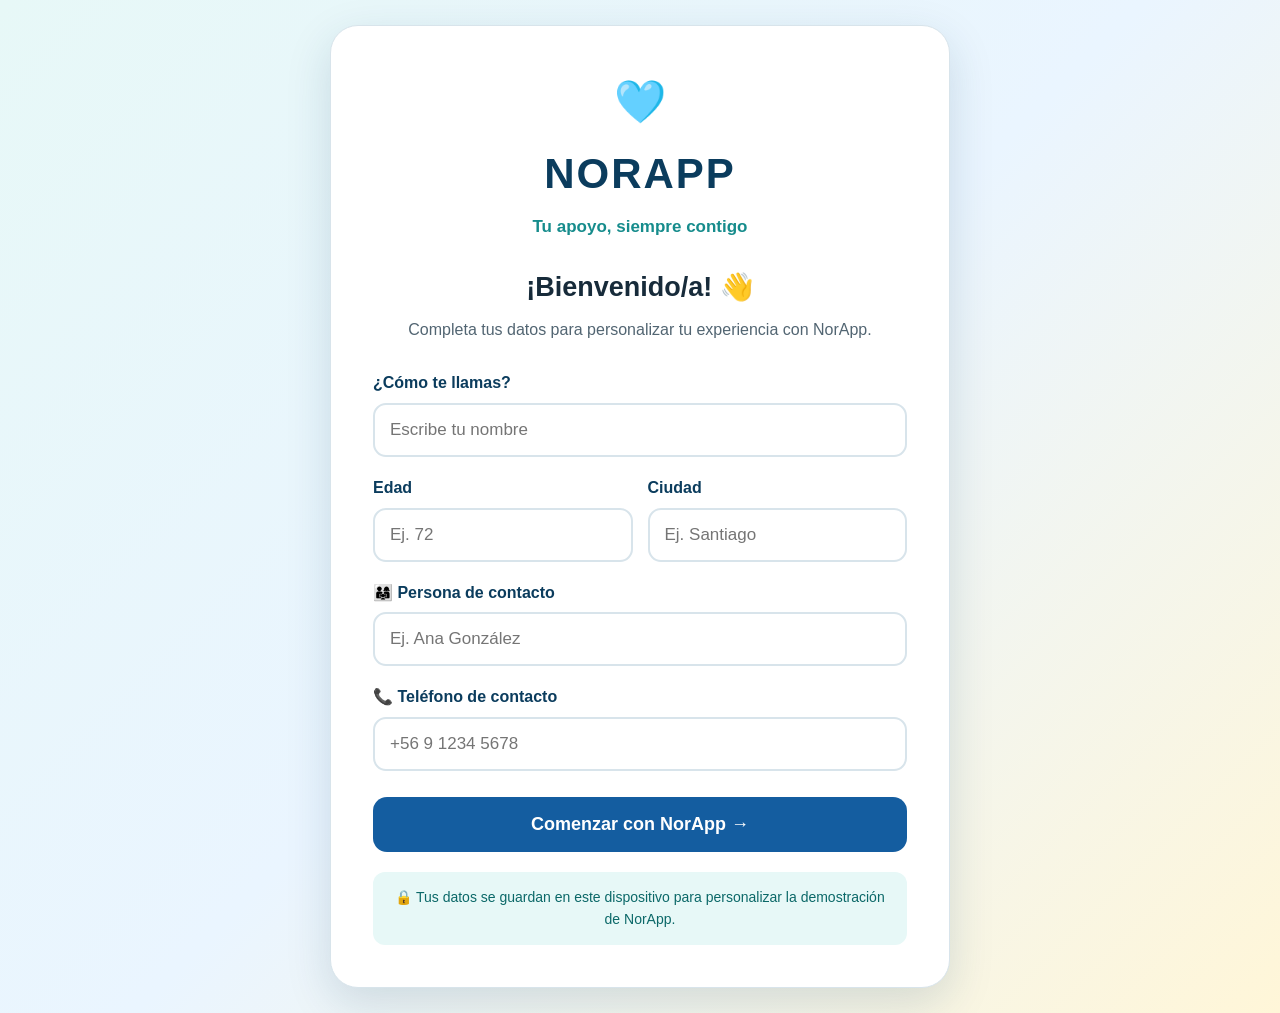
<file: Nor App/paginas/alertas.html>
<!DOCTYPE html>
<html lang="es">

<head>
    <meta charset="UTF-8">
    <meta name="viewport" content="width=device-width, initial-scale=1.0">

    <title>NorApp | Alertas</title>

    <link rel="stylesheet" href="../css/estilo.css">

    <style>

        /* ==============================
           CERRAR SESIÓN
        ============================== */

        .cerrar-sesion {
            margin-top: 15px !important;
            border-top: 1px solid rgba(255, 255, 255, 0.18);
            padding-top: 15px !important;
        }

        .cerrar-sesion:hover {
            background: #C62828 !important;
            color: #FFFFFF !important;
        }

    </style>

</head>

<body>

    <!-- =====================================
         MENÚ
         ===================================== -->

    <aside class="sidebar">

        <div class="logo">
            <h1>NorApp</h1>
            <p>Asistencia y cuidado</p>
        </div>

        <nav class="menu">

            <a href="../index.html">
                🏠 Inicio
            </a>

            <a href="perfil.html">
                👤 Perfil
            </a>

            <a href="salud.html">
                ❤️ Salud
            </a>

            <a href="caidas.html">
                🚨 Detección de caídas
            </a>

            <a href="ubicacion.html">
                📍 Ubicación
            </a>

            <a href="recordatorios.html">
                💊 Recordatorios
            </a>

            <a href="alertas.html" class="activo">
                🔔 Alertas
            </a>

            <a href="asistente.html">
                🤖 Asistente
            </a>

            <a href="familia.html">
                👨‍👩‍👧 Familia
            </a>

            <a href="historial.html">
                📋 Historial
            </a>

            <a href="configuracion.html">
                ⚙️ Configuración
            </a>


            <!-- ==============================
                 CERRAR SESIÓN
            ============================== -->

            <a
                href="#"
                onclick="cerrarSesion(); return false;"
                class="cerrar-sesion"
            >
                🚪 Cerrar sesión
            </a>

        </nav>

    </aside>


    <!-- =====================================
         CONTENIDO
         ===================================== -->

    <main class="main">

        <!-- ENCABEZADO -->

        <header class="topbar">

            <div>

                <h2>
                    🔔 Alertas
                </h2>

                <p>
                    Supervisión de situaciones que requieren atención
                </p>

            </div>

            <div class="usuario">

                👤 <span id="nombreAlertas">
                    Usuario
                </span>

            </div>

        </header>


        <!-- =====================================
             RESUMEN
             ===================================== -->

        <section class="cards">

            <div class="card">

                <h3>
                    🚨 Alertas activas
                </h3>

                <div
                    class="numero"
                    id="numeroEmergencias"
                >
                    0
                </div>

                <p>
                    Situaciones pendientes
                </p>

            </div>


            <div class="card">

                <h3>
                    👨‍👩‍👧 Familiar
                </h3>

                <div class="numero">
                    Disponible
                </div>

                <p>
                    Contacto responsable
                </p>

            </div>


            <div class="card">

                <h3>
                    📍 Ubicación
                </h3>

                <div class="numero">
                    Activa
                </div>

                <p>
                    Disponible para el prototipo
                </p>

            </div>


            <div class="card">

                <h3>
                    🛡️ Sistema
                </h3>

                <div class="numero">
                    Activo
                </div>

                <p>
                    Supervisión habilitada
                </p>

            </div>

        </section>


        <!-- =====================================
             ESTADO ACTUAL
             ===================================== -->

        <section class="panel">

            <h3>
                🛡️ Estado actual
            </h3>

            <div id="estadoAlerta">

                <p>
                    ✓ No existen alertas activas.
                </p>

                <span class="estado-normal">
                    Sistema normal
                </span>

            </div>

        </section>


        <!-- =====================================
             ALERTA DE CAÍDA
             ===================================== -->

        <section
            class="panel"
            id="alertaCaida"
            style="display: none;"
        >

            <h3>
                🚨 Alerta por posible caída
            </h3>

            <p>
                NorApp registró una situación
                compatible con una posible caída.
            </p>

            <p>
                🤖 El asistente habría iniciado
                el protocolo de evaluación.
            </p>

            <p>
                👨‍👩‍👧 Se generaría una notificación
                al familiar responsable.
            </p>

            <p>
                📍 Se utilizaría la ubicación
                registrada en el sistema.
            </p>

            <p id="fechaAlerta">
                🕐 Fecha y hora: Pendiente
            </p>

            <div
                style="
                    display: inline-block;
                    margin-top: 10px;
                    padding: 12px 20px;
                    border-radius: 20px;
                    background: #ffebee;
                    color: #c62828;
                    font-weight: bold;
                    font-size: 1.05rem;
                "
            >
                🚨 Alerta activa
            </div>

        </section>


        <!-- =====================================
             PROTOCOLO
             ===================================== -->

        <section class="panel">

            <h3>
                🔄 Protocolo de respuesta
            </h3>

            <p>
                Cuando NorApp detecta una situación
                de emergencia, el prototipo representa
                el siguiente flujo:
            </p>

            <div class="lista">

                <div class="item">

                    <strong>
                        1. 🚨 Detección
                    </strong>

                    <p>
                        Se detecta una posible situación
                        de emergencia.
                    </p>

                </div>


                <div class="item">

                    <strong>
                        2. 🤖 Evaluación
                    </strong>

                    <p>
                        El asistente conversa con la
                        persona para evaluar la situación.
                    </p>

                </div>


                <div class="item">

                    <strong>
                        3. 📋 Registro
                    </strong>

                    <p>
                        La situación queda registrada
                        en el sistema.
                    </p>

                </div>


                <div class="item">

                    <strong>
                        4. 👨‍👩‍👧 Aviso familiar
                    </strong>

                    <p>
                        El prototipo representa el aviso
                        al familiar responsable.
                    </p>

                </div>


                <div class="item">

                    <strong>
                        5. 📍 Ubicación
                    </strong>

                    <p>
                        Se asocia la ubicación disponible
                        con la situación.
                    </p>

                </div>

            </div>

        </section>


        <!-- =====================================
             ACCIONES
             ===================================== -->

        <section class="panel">

            <h3>
                ⚡ Probar el sistema
            </h3>

            <p>
                Puedes utilizar estas opciones para
                comprobar el funcionamiento del prototipo.
            </p>

            <div class="botones">

                <button
                    class="btn"
                    onclick="simularAlerta()"
                >
                    🚨 Simular alerta
                </button>


                <a href="caidas.html">

                    <button class="btn">
                        🚨 Probar detección de caída
                    </button>

                </a>

            </div>

            <p id="mensajeAlerta"></p>

        </section>


        <!-- =====================================
             SEGUIMIENTO
             ===================================== -->

        <section class="panel">

            <h3>
                📋 Seguimiento
            </h3>

            <p>
                Revisa la información relacionada
                con las situaciones registradas.
            </p>

            <div class="botones">

                <a href="historial.html">

                    <button class="btn">
                        📋 Ver historial
                    </button>

                </a>


                <a href="ubicacion.html">

                    <button class="btn">
                        📍 Ver ubicación
                    </button>

                </a>


                <a href="familia.html">

                    <button class="btn">
                        👨‍👩‍👧 Ver familiar
                    </button>

                </a>

            </div>

        </section>


        <!-- =====================================
             PREPARACIÓN PARA ARDUINO
             ===================================== -->

        <section class="panel">

            <h3>
                ⌚ Conexión con el dispositivo
            </h3>

            <p>
                Esta sección representa la función que
                posteriormente podrá recibir información
                desde el reloj o dispositivo conectado.
            </p>

            <div class="aviso">

                <strong>
                    🔌 Próximo paso:
                </strong>

                <p>
                    La detección automática de una posible
                    caída será conectada posteriormente
                    al Arduino.
                </p>

            </div>

        </section>


        <!-- =====================================
             INFORMACIÓN DEL PROTOTIPO
             ===================================== -->

        <section class="panel">

            <h3>
                ℹ️ Sobre las alertas
            </h3>

            <p>
                Las alertas permiten representar cómo
                NorApp podría informar a un familiar
                cuando se detecta una situación que
                requiere atención.
            </p>

            <p>
                En esta versión escolar, las alertas,
                notificaciones, ubicación y comunicación
                con familiares son simuladas.
            </p>

            <div class="aviso">

                <strong>
                    ⚠️ Importante:
                </strong>

                <p>
                    Este prototipo no realiza
                    comunicaciones reales con servicios
                    de emergencia.
                </p>

            </div>

        </section>

    </main>


    <!-- =====================================
         JAVASCRIPT
         ===================================== -->

    <script src="../js/app.js"></script>


    <!-- =====================================
         MOSTRAR USUARIO
         ===================================== -->

    <script>

        document.addEventListener(
            "DOMContentLoaded",
            function () {

                const nombre =
                    localStorage.getItem(
                        "norappUsuario"
                    );

                const nombreAlertas =
                    document.getElementById(
                        "nombreAlertas"
                    );


                if (nombre && nombreAlertas) {

                    nombreAlertas.textContent =
                        nombre;

                }

            }
        );

    </script>

</body>

</html>
</file>
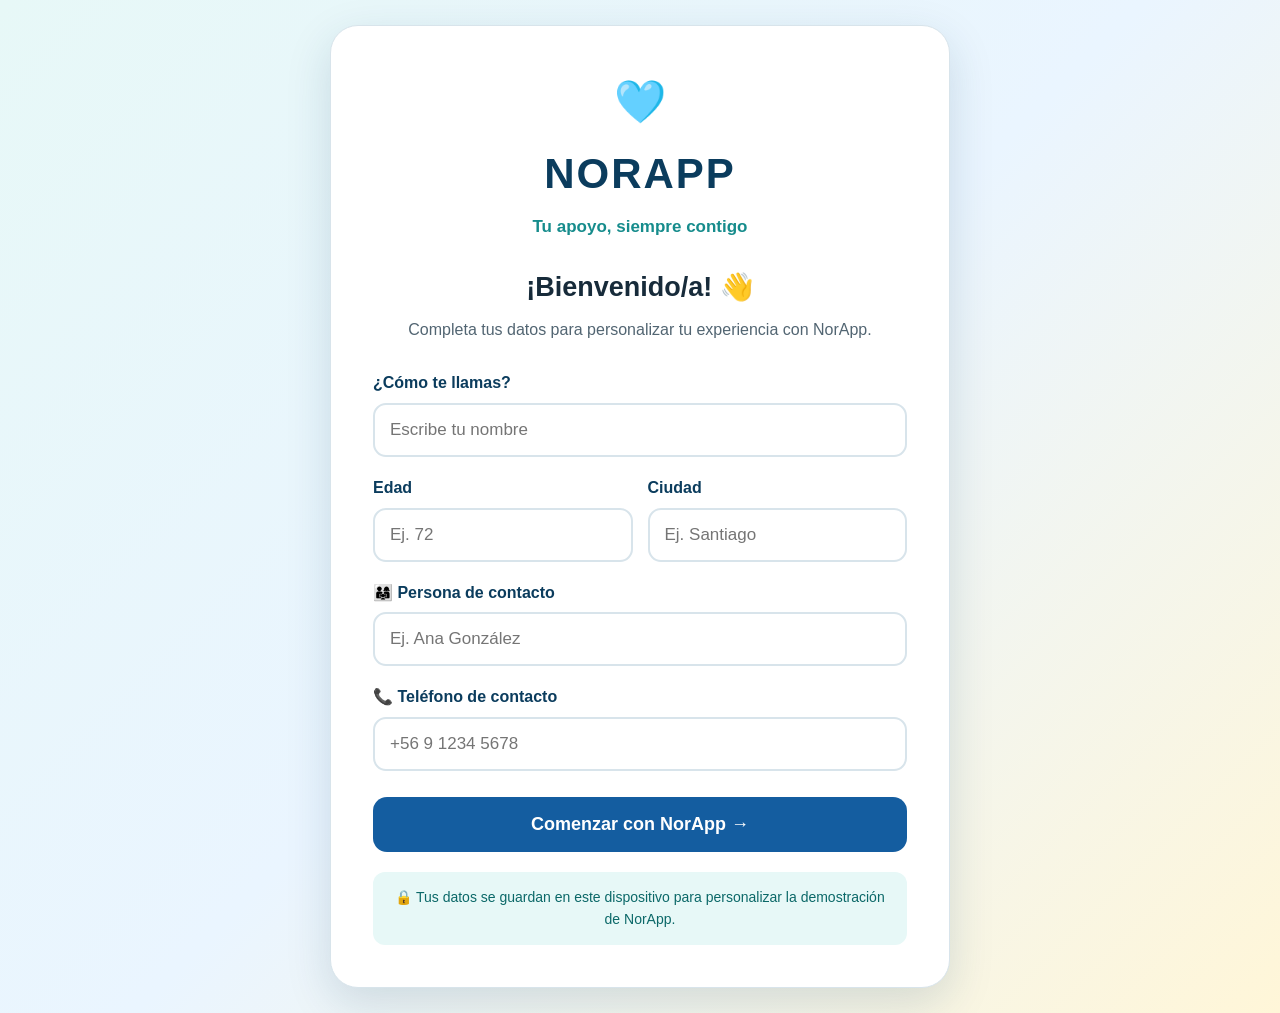
<file: Nor App/paginas/asistente.html>
<!DOCTYPE html>
<html lang="es">

<head>

    <meta charset="UTF-8">

    <meta
        name="viewport"
        content="width=device-width, initial-scale=1.0"
    >

    <title>NorApp | Asistente IA</title>

    <link
        rel="stylesheet"
        href="../css/estilo.css"
    >

    <style>

        /* =====================================
           CERRAR SESIÓN
           ===================================== */

        .cerrar-sesion {
            margin-top: 15px !important;
            border-top: 1px solid rgba(255, 255, 255, 0.18);
            padding-top: 15px !important;
        }

        .cerrar-sesion:hover {
            background: #C62828 !important;
            color: #FFFFFF !important;
        }

    </style>

</head>


<body>


    <!-- =====================================
         MENÚ LATERAL
         ===================================== -->

    <aside class="sidebar">

        <div class="logo">

            <h1>NorApp</h1>

            <p>
                Bienestar y seguridad
            </p>

        </div>


        <nav class="menu">

            <a href="../index.html">
                🏠 Inicio
            </a>

            <a href="perfil.html">
                👤 Perfil
            </a>

            <a href="salud.html">
                ❤️ Salud
            </a>

            <a href="caidas.html">
                🚨 Detección de caídas
            </a>

            <a href="ubicacion.html">
                📍 Ubicación
            </a>

            <a href="recordatorios.html">
                💊 Recordatorios
            </a>

            <a href="alertas.html">
                🔔 Alertas
            </a>

            <a href="asistente.html">
                🤖 Asistente IA
            </a>

            <a href="familia.html">
                👨‍👩‍👧 Familia
            </a>

            <a href="historial.html">
                📋 Historial
            </a>

            <a href="configuracion.html">
                ⚙️ Configuración
            </a>


            <!-- =====================================
                 CERRAR SESIÓN
                 ===================================== -->

            <a
                href="#"
                onclick="cerrarSesion(); return false;"
                class="cerrar-sesion"
            >
                🚪 Cerrar sesión
            </a>

        </nav>

    </aside>



    <!-- =====================================
         CONTENIDO PRINCIPAL
         ===================================== -->

    <main class="main">


        <!-- =====================================
             CABECERA
             ===================================== -->

        <header class="topbar">

            <div>

                <h2>
                    🤖 Asistente IA
                </h2>

                <p>
                    Apoyo y orientación para el adulto mayor
                </p>

            </div>


            <div class="usuario">

                👤 <span id="nombreAsistente">Usuario</span>

            </div>

        </header>



        <!-- =====================================
             ESTADO DEL SISTEMA
             ===================================== -->

        <section class="cards">


            <div class="card">

                <h3>
                    🤖 Asistente
                </h3>

                <div class="numero">
                    ●
                </div>

                <p class="estado-normal">
                    Disponible
                </p>

            </div>



            <div class="card">

                <h3>
                    💊 Recordatorios
                </h3>

                <div class="numero">
                    2
                </div>

                <p>
                    Programados actualmente
                </p>

            </div>



            <div class="card">

                <h3>
                    ❤️ Salud
                </h3>

                <div class="numero">
                    ✓
                </div>

                <p>
                    Seguimiento activo
                </p>

            </div>



            <div class="card">

                <h3>
                    👨‍👩‍👧 Familia
                </h3>

                <div class="numero">
                    ✓
                </div>

                <p>
                    Sistema disponible
                </p>

            </div>


        </section>



        <!-- =====================================
             PRESENTACIÓN DEL ASISTENTE
             ===================================== -->

        <section class="panel">

            <h3>
                🤖 Hola, soy tu asistente NorApp
            </h3>


            <p>

                Estoy aquí para ayudarte a utilizar
                las principales funciones de NorApp.

            </p>


            <p>

                Puedes pedirme ayuda con tus
                medicamentos, salud, ubicación,
                familia o una situación de emergencia.

            </p>


            <div
                id="respuestaIA"
                style="
                    min-height: 100px;
                    display: flex;
                    align-items: center;
                    padding: 20px;
                    margin-top: 15px;
                    background: #EAF5FF;
                    border: 2px solid #145DA0;
                    border-radius: 16px;
                    font-size: 1.1rem;
                "
            >

                <span>
                    👋 Selecciona una opción para comenzar.
                </span>

            </div>


        </section>



        <!-- =====================================
             ACCIONES
             ===================================== -->

        <section class="panel">

            <h3>
                💬 ¿En qué puedo ayudarte?
            </h3>


            <p>

                Selecciona una opción.
                No necesitas navegar por varias pantallas.

            </p>


            <div class="botones">


                <button
                    class="btn"
                    onclick="asistenteMedicamento()"
                >

                    💊
                    <br>

                    Recordatorio de medicamento

                </button>



                <button
                    class="btn"
                    onclick="asistenteSalud()"
                >

                    ❤️
                    <br>

                    Consultar salud

                </button>



                <button
                    class="btn"
                    onclick="asistenteUbicacion()"
                >

                    📍
                    <br>

                    Consultar ubicación

                </button>



                <button
                    class="btn"
                    onclick="asistenteFamilia()"
                >

                    👨‍👩‍👧
                    <br>

                    Contactar a mi familia

                </button>



                <button
                    class="btn"
                    onclick="asistenteAyuda()"
                >

                    🆘
                    <br>

                    Necesito ayuda

                </button>


            </div>

        </section>



        <!-- =====================================
             AYUDA POR VOZ
             ===================================== -->

        <section class="panel">

            <h3>
                🎙️ Navegación por voz
            </h3>


            <p>

                Una de las funciones futuras de NorApp
                permitirá utilizar la voz para acceder
                a las diferentes funciones.

            </p>


            <div class="aviso">

                <strong>
                    ⌚ Preparado para el dispositivo
                </strong>


                <p>

                    El objetivo es que el adulto mayor
                    pueda decir qué necesita, por ejemplo:

                </p>


                <p>

                    🗣️ "Necesito ver mis medicamentos"

                </p>


                <p>

                    🗣️ "Quiero pedir ayuda"

                </p>


                <p>

                    🗣️ "¿Cómo está mi salud?"

                </p>


                <p>

                    Esta función podrá conectarse
                    posteriormente con el Arduino
                    y el dispositivo portátil.

                </p>

            </div>

        </section>



        <!-- =====================================
             FUNCIONES
             ===================================== -->

        <section class="panel">

            <h3>
                💡 ¿Qué puede hacer el asistente?
            </h3>


            <div class="lista">


                <div class="item">

                    <strong>
                        💊 Recordatorios
                    </strong>

                    <p>

                        Puede recordar cuándo corresponde
                        tomar un medicamento y registrar
                        la confirmación.

                    </p>

                </div>



                <div class="item">

                    <strong>
                        ❤️ Salud
                    </strong>

                    <p>

                        Puede mostrar la información
                        registrada en el sistema.

                    </p>

                </div>



                <div class="item">

                    <strong>
                        📍 Ubicación
                    </strong>

                    <p>

                        Puede mostrar la ubicación
                        disponible para facilitar
                        el seguimiento.

                    </p>

                </div>



                <div class="item">

                    <strong>
                        👨‍👩‍👧 Familia
                    </strong>

                    <p>

                        Permite iniciar una acción
                        para contactar al familiar
                        registrado.

                    </p>

                </div>



                <div class="item">

                    <strong>
                        🆘 Ayuda
                    </strong>

                    <p>

                        Puede iniciar el protocolo
                        de ayuda cuando la persona
                        indica que necesita asistencia.

                    </p>

                </div>


            </div>

        </section>



        <!-- =====================================
             FUNCIONAMIENTO
             ===================================== -->

        <section class="panel">

            <h3>
                🔄 ¿Cómo funciona?
            </h3>


            <div class="lista">


                <div class="item">

                    <strong>
                        1. 🗣️ La persona solicita ayuda
                    </strong>

                    <p>

                        Selecciona una función o,
                        posteriormente, utiliza la voz.

                    </p>

                </div>



                <div class="item">

                    <strong>
                        2. 🤖 NorApp identifica la acción
                    </strong>

                    <p>

                        El sistema reconoce qué función
                        necesita utilizar.

                    </p>

                </div>



                <div class="item">

                    <strong>
                        3. 💬 El asistente responde
                    </strong>

                    <p>

                        La aplicación entrega información
                        o inicia la función correspondiente.

                    </p>

                </div>



                <div class="item">

                    <strong>
                        4. 📋 Se registra la actividad
                    </strong>

                    <p>

                        Cuando corresponde, la acción
                        queda registrada en el historial.

                    </p>

                </div>


            </div>

        </section>



        <!-- =====================================
             FUNCIONES RELACIONADAS
             ===================================== -->

        <section class="panel">

            <h3>
                📌 Funciones relacionadas
            </h3>


            <div class="botones">


                <a href="recordatorios.html">

                    <button class="btn">
                        💊 Recordatorios
                    </button>

                </a>



                <a href="salud.html">

                    <button class="btn">
                        ❤️ Salud
                    </button>

                </a>



                <a href="ubicacion.html">

                    <button class="btn">
                        📍 Ubicación
                    </button>

                </a>



                <a href="familia.html">

                    <button class="btn">
                        👨‍👩‍👧 Familia
                    </button>

                </a>



                <a href="historial.html">

                    <button class="btn">
                        📋 Historial
                    </button>

                </a>


            </div>

        </section>



        <!-- =====================================
             INFORMACIÓN DEL PROTOTIPO
             ===================================== -->

        <section class="panel">

            <h3>
                ℹ️ Sobre el asistente
            </h3>


            <p>

                Esta versión corresponde a un
                prototipo académico de NorApp.

            </p>


            <p>

                Las respuestas del asistente son
                simuladas para demostrar cómo podría
                funcionar la aplicación.

            </p>


            <div class="aviso">

                <strong>
                    ⚠️ Importante
                </strong>

                <p>

                    Las funciones de inteligencia
                    artificial, contacto de emergencia
                    y monitoreo de salud todavía no
                    representan servicios reales.

                </p>

            </div>

        </section>


    </main>



    <!-- =====================================
         JAVASCRIPT
         ===================================== -->

    <script src="../js/app.js"></script>


    <!-- =====================================
         CARGAR NOMBRE DEL USUARIO
         ===================================== -->

    <script>

        document.addEventListener("DOMContentLoaded", function () {

            const usuario =
                localStorage.getItem("norappUsuario");

            const nombre =
                document.getElementById("nombreAsistente");

            if (usuario && nombre) {

                nombre.textContent = usuario;

            }

        });

    </script>


</body>

</html>
</file>
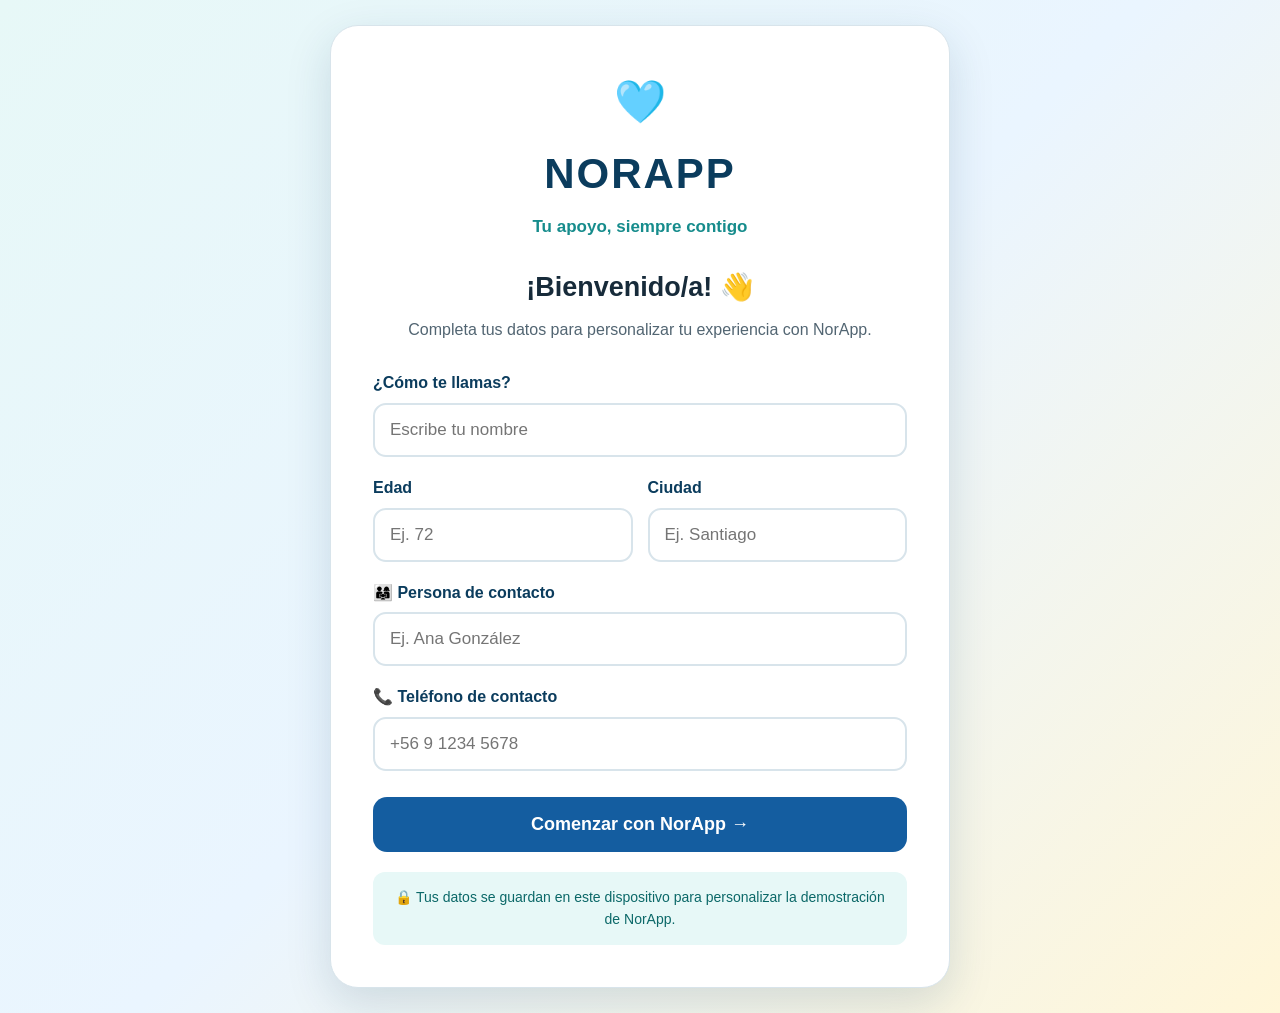
<file: Nor App/paginas/caidas.html>
<!DOCTYPE html>
<html lang="es">

<head>
    <meta charset="UTF-8">
    <meta name="viewport" content="width=device-width, initial-scale=1.0">

    <title>NorApp | Detección de caídas</title>

    <link rel="stylesheet" href="../css/estilo.css">

    <style>
        /* ==============================
           PÁGINA DE CAÍDAS
        ============================== */

        .caida-hero {
            background: linear-gradient(135deg, #FFF5D9, #FDEAEA);
            border-left: 6px solid #C62828;
            border-radius: 18px;
            padding: 28px;
            margin-bottom: 25px;
        }

        .caida-hero h2 {
            margin: 0 0 10px;
            color: #172B3A;
            font-size: 27px;
        }

        .caida-hero p {
            margin: 0;
            color: #536471;
            font-size: 17px;
            line-height: 1.6;
        }

        /* TARJETAS */

        .estado-caida-card {
            border-top: 5px solid #287D4A;
        }

        .sensor-card {
            border-top: 5px solid #145DA0;
        }

        .alerta-card {
            border-top: 5px solid #C62828;
        }

        .contacto-card-caida {
            border-top: 5px solid #168C8C;
        }

        /* PROTOCOLO */

        .pasos-protocolo {
            display: grid;
            grid-template-columns: repeat(2, 1fr);
            gap: 15px;
            margin-top: 20px;
        }

        .paso-caida {
            display: flex;
            align-items: flex-start;
            gap: 15px;
            padding: 18px;
            background: #F4F8FB;
            border-radius: 14px;
        }

        .numero-paso {
            width: 40px;
            height: 40px;
            min-width: 40px;
            border-radius: 50%;
            background: #145DA0;
            color: white;
            display: flex;
            align-items: center;
            justify-content: center;
            font-weight: bold;
            font-size: 18px;
        }

        .paso-caida strong {
            display: block;
            color: #172B3A;
            margin-bottom: 5px;
        }

        .paso-caida p {
            margin: 0;
            color: #667784;
            line-height: 1.4;
        }

        /* SIMULADOR */

        .simulador-caida {
            background: #FFF8F8;
            border: 2px solid #F1C4C4;
            border-radius: 18px;
            padding: 25px;
            margin-top: 20px;
        }

        .simulador-caida h3 {
            margin-top: 0;
            color: #C62828;
        }

        .simulador-caida p {
            color: #536471;
            line-height: 1.5;
        }

        .btn-caida {
            display: inline-block;
            background: #C62828 !important;
            color: white !important;
            border: none;
            border-radius: 12px;
            padding: 15px 25px;
            font-size: 17px;
            font-weight: bold;
            cursor: pointer;
            margin-top: 10px;
        }

        .btn-caida:hover {
            opacity: 0.9;
        }

        /* RESULTADO */

        #protocoloCaida {
            margin-top: 20px;
        }

        .resultado-caida {
            background: #FFF5D9;
            border-left: 5px solid #C62828;
            border-radius: 12px;
            padding: 20px;
            color: #172B3A;
            line-height: 1.6;
        }

        /* ARDUINO */

        .arduino-panel {
            background: #EAF5FF;
            border-left: 5px solid #145DA0;
            border-radius: 15px;
            padding: 22px;
            margin-top: 25px;
        }

        .arduino-panel h3 {
            margin-top: 0;
            color: #145DA0;
        }

        .arduino-panel p {
            color: #536471;
            line-height: 1.6;
        }


        /* ==============================
           CERRAR SESIÓN
        ============================== */

        .cerrar-sesion {
            margin-top: 15px !important;
            border-top: 1px solid rgba(255, 255, 255, 0.18);
            padding-top: 15px !important;
        }

        .cerrar-sesion:hover {
            background: #C62828 !important;
            color: #FFFFFF !important;
        }


        /* ==============================
           RESPONSIVE
        ============================== */

        @media (max-width: 700px) {

            .pasos-protocolo {
                grid-template-columns: 1fr;
            }

            .caida-hero {
                padding: 20px;
            }

            .caida-hero h2 {
                font-size: 23px;
            }

            .btn-caida {
                width: 100%;
            }
        }
    </style>

</head>

<body>

    <!-- ==============================
         MENÚ
    ============================== -->

    <aside class="sidebar">

        <div class="logo">

            <h1>NorApp</h1>

            <p>
                Bienestar y acompañamiento
            </p>

        </div>


        <nav>

            <a href="../index.html">
                🏠 Inicio
            </a>

            <a href="perfil.html">
                👤 Mi perfil
            </a>

            <a href="salud.html">
                ❤️ Mi salud
            </a>

            <a href="caidas.html" class="activo">
                ⚠️ Detección de caídas
            </a>

            <a href="ubicacion.html">
                📍 Ubicación
            </a>

            <a href="recordatorios.html">
                💊 Recordatorios
            </a>

            <a href="alertas.html">
                🚨 Alertas
            </a>

            <a href="asistente.html">
                🤖 Asistente
            </a>

            <a href="familia.html">
                👨‍👩‍👧 Familia
            </a>

            <a href="historial.html">
                📋 Historial
            </a>

            <a href="configuracion.html">
                ⚙️ Configuración
            </a>


            <!-- CERRAR SESIÓN -->

            <a
                href="#"
                onclick="cerrarSesion(); return false;"
                class="cerrar-sesion"
            >
                🚪 Cerrar sesión
            </a>

        </nav>

    </aside>


    <!-- ==============================
         CONTENIDO
    ============================== -->

    <main class="main">

        <header class="topbar">

            <div>

                <h2>
                    Detección de caídas
                </h2>

                <p>
                    Protección y respuesta ante posibles accidentes
                </p>

            </div>


            <div class="usuario">

                👤

                <span id="nombreUsuarioCaidas">
                    Usuario
                </span>

            </div>

        </header>


        <section class="contenido">


            <!-- ==============================
                 HERO
            ============================== -->

            <div class="caida-hero">

                <h2>
                    🛡️ Sistema de detección de caídas
                </h2>

                <p>
                    NorApp está diseñado para detectar una posible caída
                    y activar un protocolo de ayuda para proteger al
                    adulto mayor.
                </p>

            </div>


            <!-- ==============================
                 ESTADOS
            ============================== -->

            <div class="cards">


                <!-- ESTADO -->

                <div class="card estado-caida-card">

                    <div class="icono verde">
                        ✓
                    </div>

                    <div>

                        <h3>
                            Estado
                        </h3>

                        <strong>
                            Preparado
                        </strong>

                        <p>
                            Sistema listo para recibir información
                            del dispositivo.
                        </p>

                    </div>

                </div>


                <!-- SENSOR -->

                <div class="card sensor-card">

                    <div class="icono azul">
                        📡
                    </div>

                    <div>

                        <h3>
                            Sensor
                        </h3>

                        <strong>
                            Preparado
                        </strong>

                        <p>
                            Listo para conectarse con Arduino.
                        </p>

                    </div>

                </div>


                <!-- ALERTAS -->

                <div class="card alerta-card">

                    <div class="icono rojo">
                        🚨
                    </div>

                    <div>

                        <h3>
                            Alertas
                        </h3>

                        <strong id="estadoAlertaCaidas">
                            Sin alertas
                        </strong>

                        <p>
                            No hay una emergencia activa.
                        </p>

                    </div>

                </div>


                <!-- CONTACTO -->

                <div class="card contacto-card-caida">

                    <div class="icono turquesa">
                        👨‍👩‍👧
                    </div>

                    <div>

                        <h3>
                            Contacto
                        </h3>

                        <strong id="contactoCaidas">
                            Sin registrar
                        </strong>

                        <p>
                            Familiar o persona de contacto.
                        </p>

                    </div>

                </div>

            </div>


            <!-- ==============================
                 PROTOCOLO
            ============================== -->

            <div class="panel">

                <h2>
                    🔄 ¿Qué ocurre si se detecta una caída?
                </h2>

                <p>
                    Este es el protocolo que NorApp seguirá cuando
                    el dispositivo detecte una posible caída.
                </p>


                <div class="pasos-protocolo">


                    <!-- PASO 1 -->

                    <div class="paso-caida">

                        <div class="numero-paso">
                            1
                        </div>

                        <div>

                            <strong>
                                Detección
                            </strong>

                            <p>
                                El sensor del dispositivo detecta
                                un movimiento que podría corresponder
                                a una caída.
                            </p>

                        </div>

                    </div>


                    <!-- PASO 2 -->

                    <div class="paso-caida">

                        <div class="numero-paso">
                            2
                        </div>

                        <div>

                            <strong>
                                Pregunta al usuario
                            </strong>

                            <p>
                                El asistente pregunta al adulto mayor
                                si necesita ayuda.
                            </p>

                        </div>

                    </div>


                    <!-- PASO 3 -->

                    <div class="paso-caida">

                        <div class="numero-paso">
                            3
                        </div>

                        <div>

                            <strong>
                                Evaluación
                            </strong>

                            <p>
                                El usuario puede indicar si está bien
                                o si necesita asistencia.
                            </p>

                        </div>

                    </div>


                    <!-- PASO 4 -->

                    <div class="paso-caida">

                        <div class="numero-paso">
                            4
                        </div>

                        <div>

                            <strong>
                                Aviso
                            </strong>

                            <p>
                                Si necesita ayuda, NorApp registra
                                la alerta y prepara la información
                                para el contacto familiar.
                            </p>

                        </div>

                    </div>


                    <!-- PASO 5 -->

                    <div class="paso-caida">

                        <div class="numero-paso">
                            5
                        </div>

                        <div>

                            <strong>
                                Ubicación
                            </strong>

                            <p>
                                La ubicación registrada puede ser
                                consultada por la persona autorizada.
                            </p>

                        </div>

                    </div>


                    <!-- PASO 6 -->

                    <div class="paso-caida">

                        <div class="numero-paso">
                            6
                        </div>

                        <div>

                            <strong>
                                Historial
                            </strong>

                            <p>
                                El evento queda registrado para
                                revisar posteriormente.
                            </p>

                        </div>

                    </div>

                </div>

            </div>


            <!-- ==============================
                 SIMULADOR
            ============================== -->

            <div class="simulador-caida">

                <h3>
                    🚨 Simulador de caída
                </h3>

                <p>
                    Este botón permite probar el protocolo sin
                    utilizar todavía el sensor físico de Arduino.
                </p>

                <button
                    type="button"
                    class="btn-caida"
                    onclick="iniciarProtocoloCaida()"
                >
                    🚨 Simular caída
                </button>

                <div id="protocoloCaida"></div>

            </div>


            <!-- ==============================
                 ARDUINO
            ============================== -->

            <div class="arduino-panel">

                <h3>
                    ⌚ Preparación para Arduino
                </h3>

                <p>
                    Esta página ya contiene el flujo de detección
                    y respuesta. Posteriormente, el sensor de Arduino
                    podrá enviar la señal de una posible caída para
                    iniciar este protocolo automáticamente.
                </p>

                <p>

                    <strong>
                        Estado actual:
                    </strong>

                    prototipo web preparado para conexión con hardware.

                </p>

            </div>

        </section>

    </main>


    <!-- ==============================
         JAVASCRIPT PRINCIPAL
    ============================== -->

    <script src="../js/app.js"></script>


    <!-- ==============================
         JAVASCRIPT DE ESTA PÁGINA
    ============================== -->

    <script>

        document.addEventListener(
            "DOMContentLoaded",
            function () {

                const nombre =
                    localStorage.getItem("norappUsuario");

                const contacto =
                    localStorage.getItem("norappContacto");

                const nombreElemento =
                    document.getElementById(
                        "nombreUsuarioCaidas"
                    );

                const contactoElemento =
                    document.getElementById(
                        "contactoCaidas"
                    );


                if (
                    nombre &&
                    nombreElemento
                ) {

                    nombreElemento.textContent =
                        nombre;
                }


                if (
                    contacto &&
                    contactoElemento
                ) {

                    contactoElemento.textContent =
                        contacto;
                }


                const alerta =
                    localStorage.getItem(
                        "norappAlerta"
                    );

                const estadoAlerta =
                    document.getElementById(
                        "estadoAlertaCaidas"
                    );


                if (
                    alerta === "caida" &&
                    estadoAlerta
                ) {

                    estadoAlerta.textContent =
                        "Alerta registrada";
                }

            }
        );

    </script>

</body>

</html>
</file>
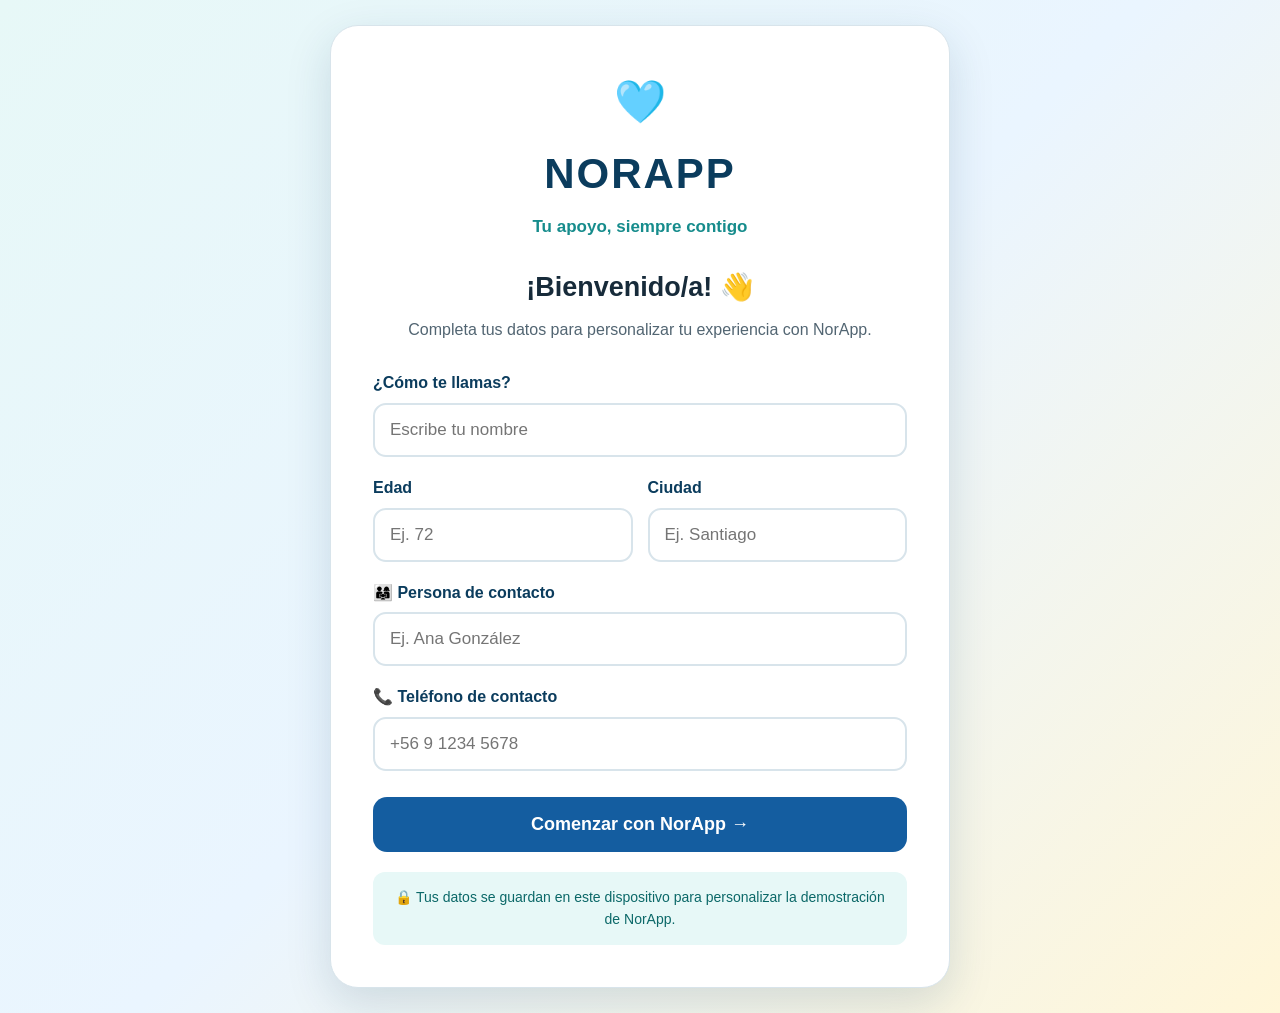
<file: Nor App/paginas/configuracion.html>
<!DOCTYPE html>

<html lang="es">

<head>

    <meta charset="UTF-8">

    <meta
        name="viewport"
        content="width=device-width, initial-scale=1.0"
    >

    <title>Configuración - NorApp</title>

    <link
        rel="stylesheet"
        href="../css/estilo.css"
    >

    <style>

        /* =====================================
           CERRAR SESIÓN
           ===================================== */

        .cerrar-sesion {
            margin-top: 15px !important;
            border-top: 1px solid rgba(255, 255, 255, 0.18);
            padding-top: 15px !important;
        }

        .cerrar-sesion:hover {
            background: #C62828 !important;
            color: #FFFFFF !important;
        }

    </style>

</head>


<body>


    <!-- =====================================
         MENÚ LATERAL
         ===================================== -->

    <aside class="sidebar">

        <div class="logo">

            <h1>NorApp</h1>

            <p>
                Bienestar y acompañamiento
            </p>

        </div>


        <nav class="menu">

            <a href="../index.html">
                🏠 Inicio
            </a>

            <a href="perfil.html">
                👤 Perfil
            </a>

            <a href="salud.html">
                ❤️ Salud
            </a>

            <a href="caidas.html">
                ⚠️ Caídas
            </a>

            <a href="ubicacion.html">
                📍 Ubicación
            </a>

            <a href="recordatorios.html">
                💊 Recordatorios
            </a>

            <a href="alertas.html">
                🚨 Alertas
            </a>

            <a href="asistente.html">
                🤖 Asistente
            </a>

            <a href="familia.html">
                👨‍👩‍👧 Familia
            </a>

            <a href="historial.html">
                📋 Historial
            </a>

            <a href="configuracion.html">
                ⚙️ Configuración
            </a>


            <!-- =====================================
                 CERRAR SESIÓN
                 ===================================== -->

            <a
                href="#"
                onclick="cerrarSesion(); return false;"
                class="cerrar-sesion"
            >
                🚪 Cerrar sesión
            </a>

        </nav>

    </aside>



    <!-- =====================================
         CONTENIDO PRINCIPAL
         ===================================== -->

    <main class="main">


        <!-- =====================================
             ENCABEZADO
             ===================================== -->

        <div class="topbar">

            <div>

                <h2>
                    ⚙️ Configuración
                </h2>

                <p>
                    Personaliza el funcionamiento de NorApp
                </p>

            </div>


            <div
                class="usuario"
                id="usuarioConfiguracion"
            >

                👤 Usuario

            </div>

        </div>



        <!-- =====================================
             RESUMEN
             ===================================== -->

        <section class="cards">


            <div class="card">

                <h3>
                    🔔 Notificaciones
                </h3>

                <div class="numero">
                    Activas
                </div>

                <p>
                    Avisos importantes
                </p>

            </div>



            <div class="card">

                <h3>
                    📍 Ubicación
                </h3>

                <div class="numero">
                    Activa
                </div>

                <p>
                    Para situaciones de emergencia
                </p>

            </div>



            <div class="card">

                <h3>
                    🤖 Asistente
                </h3>

                <div class="numero">
                    Activo
                </div>

                <p>
                    Acompañamiento y ayuda
                </p>

            </div>



            <div class="card">

                <h3>
                    🔐 Seguridad
                </h3>

                <div class="numero">
                    Protegida
                </div>

                <p>
                    Configuración de seguridad
                </p>

            </div>


        </section>



        <!-- =====================================
             NOTIFICACIONES
             ===================================== -->

        <section class="panel">

            <h3>
                🔔 Notificaciones
            </h3>

            <p>

                Configura si NorApp puede mostrar avisos
                relacionados con medicamentos, alertas
                y situaciones importantes.

            </p>


            <label
                style="
                    display:block;
                    margin:18px 0;
                    font-size:1.1rem;
                "
            >

                <input
                    type="checkbox"
                    id="notificaciones"
                    checked
                >

                Recibir notificaciones importantes

            </label>



            <label
                style="
                    display:block;
                    margin:18px 0;
                    font-size:1.1rem;
                "
            >

                <input
                    type="checkbox"
                    id="notificacionesMedicamentos"
                    checked
                >

                Recibir recordatorios de medicamentos

            </label>

        </section>



        <!-- =====================================
             UBICACIÓN
             ===================================== -->

        <section class="panel">

            <h3>
                📍 Ubicación
            </h3>

            <p>

                La ubicación puede utilizarse dentro
                del prototipo para representar dónde
                se encuentra el adulto mayor durante
                una situación de emergencia.

            </p>


            <label
                style="
                    display:block;
                    margin:18px 0;
                    font-size:1.1rem;
                "
            >

                <input
                    type="checkbox"
                    id="ubicacion"
                    checked
                >

                Permitir el uso de ubicación

            </label>

        </section>



        <!-- =====================================
             ASISTENTE
             ===================================== -->

        <section class="panel">

            <h3>
                🤖 Asistente NorApp
            </h3>

            <p>

                El asistente permite simular
                conversaciones de ayuda,
                recordatorios y acompañamiento
                para el adulto mayor.

            </p>


            <label
                style="
                    display:block;
                    margin:18px 0;
                    font-size:1.1rem;
                "
            >

                <input
                    type="checkbox"
                    id="asistente"
                    checked
                >

                Mantener asistente activo

            </label>

        </section>



        <!-- =====================================
             SEGURIDAD
             ===================================== -->

        <section class="panel">

            <h3>
                🔐 Seguridad y emergencias
            </h3>

            <p>

                Estas opciones representan las
                funciones de seguridad que NorApp
                utilizaría durante una situación
                de emergencia.

            </p>


            <label
                style="
                    display:block;
                    margin:18px 0;
                    font-size:1.1rem;
                "
            >

                <input
                    type="checkbox"
                    id="seguridad"
                    checked
                >

                Activar protocolo de emergencia

            </label>



            <label
                style="
                    display:block;
                    margin:18px 0;
                    font-size:1.1rem;
                "
            >

                <input
                    type="checkbox"
                    id="contactoEmergencia"
                    checked
                >

                Avisar al contacto familiar configurado

            </label>

        </section>



        <!-- =====================================
             GUARDAR CONFIGURACIÓN
             ===================================== -->

        <section class="panel">

            <h3>
                💾 Guardar configuración
            </h3>

            <p>

                Guarda las preferencias seleccionadas
                para el funcionamiento del prototipo
                de NorApp.

            </p>


            <button
                class="btn"
                onclick="guardarConfiguracion()"
            >

                💾 Guardar cambios

            </button>


            <div
                id="mensajeConfiguracion"
                class="mensaje"
            ></div>

        </section>



        <!-- =====================================
             EXPLICACIÓN
             ===================================== -->

        <section class="panel">

            <h3>
                ℹ️ Sobre esta configuración
            </h3>

            <p>

                Esta sección permite representar cómo
                el usuario podría controlar las principales
                funciones de NorApp desde un solo lugar.

            </p>

            <p>

                Las opciones están diseñadas para que
                el usuario pueda activar o desactivar
                funciones importantes de manera sencilla.

            </p>

        </section>



        <!-- =====================================
             ENLACES
             ===================================== -->

        <section class="panel">

            <h3>
                🔗 Otras funciones
            </h3>


            <p>

                <a href="perfil.html">
                    👤 Ver perfil
                </a>

            </p>


            <p>

                <a href="familia.html">
                    👨‍👩‍👧 Contacto familiar
                </a>

            </p>


            <p>

                <a href="alertas.html">
                    🚨 Ver alertas
                </a>

            </p>


            <p>

                <a href="historial.html">
                    📋 Ver historial
                </a>

            </p>

        </section>



        <!-- =====================================
             AVISO
             ===================================== -->

        <section class="panel">

            <h3>
                ⚠️ Prototipo escolar
            </h3>

            <p>

                NorApp es un prototipo desarrollado
                para representar una posible solución
                tecnológica.

                Las funciones de ubicación,
                inteligencia artificial,
                monitoreo de salud y contacto
                de emergencia todavía corresponden
                a simulaciones dentro del prototipo web.

            </p>

        </section>


    </main>



    <!-- =====================================
         JAVASCRIPT PRINCIPAL
         ===================================== -->

    <script src="../js/app.js"></script>



    <!-- =====================================
         PERSONALIZACIÓN DEL NOMBRE
         ===================================== -->

    <script>

        document.addEventListener(
            "DOMContentLoaded",
            function () {

                const nombre =
                    localStorage.getItem(
                        "norappUsuario"
                    );


                const usuarioConfiguracion =
                    document.getElementById(
                        "usuarioConfiguracion"
                    );


                if (
                    nombre &&
                    usuarioConfiguracion
                ) {

                    usuarioConfiguracion.textContent =
                        "👤 " + nombre;

                }

            }
        );

    </script>


</body>

</html>
</file>
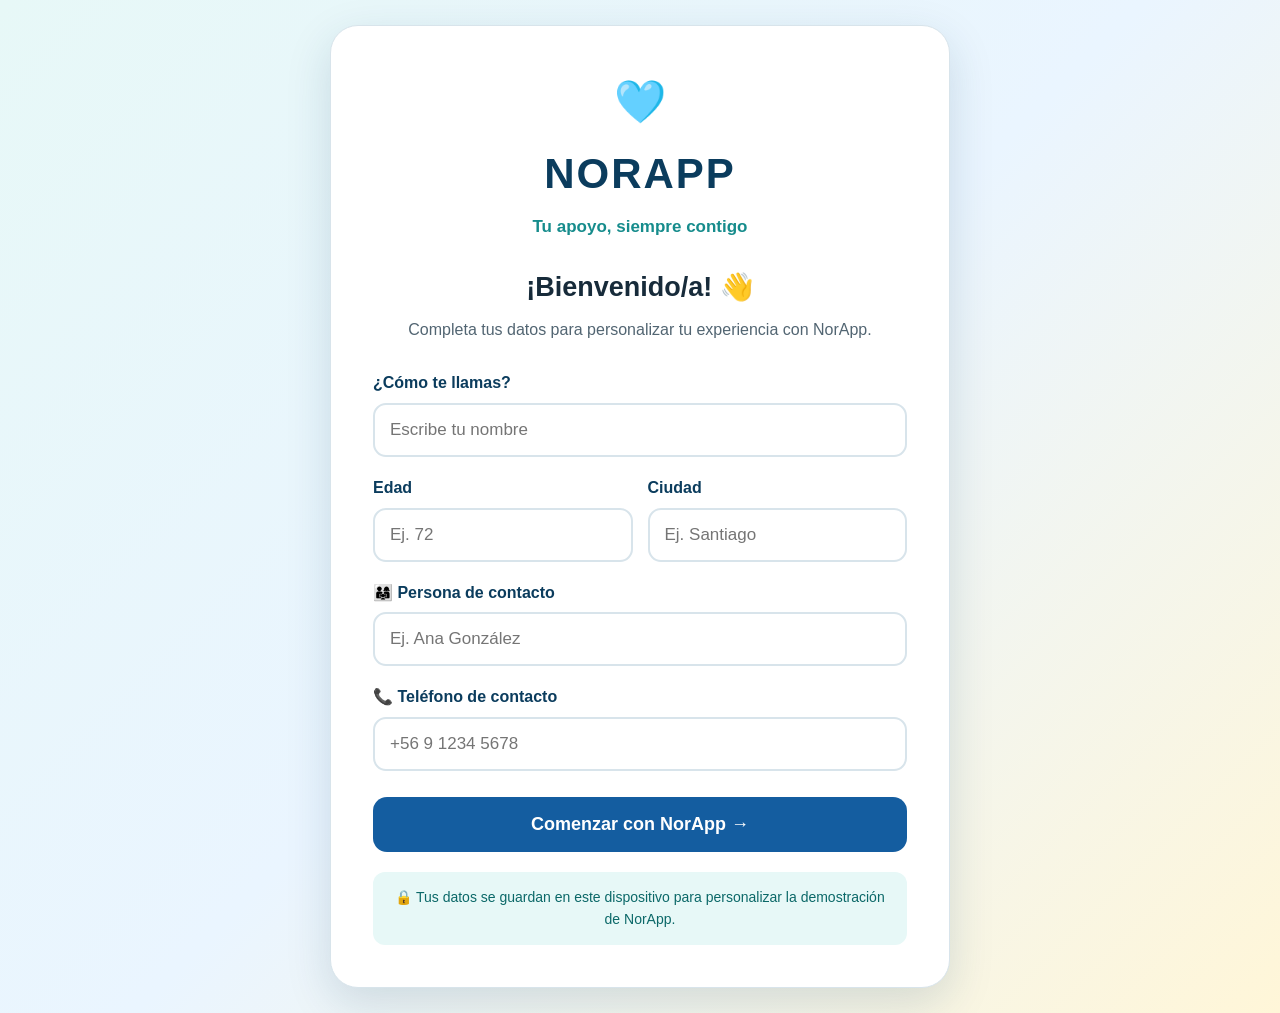
<file: Nor App/paginas/familia.html>
<!DOCTYPE html>
<html lang="es">

<head>

    <meta charset="UTF-8">

    <meta
        name="viewport"
        content="width=device-width, initial-scale=1.0"
    >

    <title>NorApp | Familia</title>

    <link
        rel="stylesheet"
        href="../css/estilo.css"
    >

    <style>

        /* =====================================
           CERRAR SESIÓN
           ===================================== */

        .cerrar-sesion {
            margin-top: 15px !important;
            border-top: 1px solid rgba(255, 255, 255, 0.18);
            padding-top: 15px !important;
        }

        .cerrar-sesion:hover {
            background: #C62828 !important;
            color: #FFFFFF !important;
        }


        /* =====================================
           CONTACTO FAMILIAR
           ===================================== */

        .contacto-familiar {
            display: flex;
            align-items: center;
            gap: 20px;
            padding: 25px;
            background: #EAF5FF;
            border: 2px solid #145DA0;
            border-radius: 16px;
            margin-top: 20px;
        }


        .icono-familiar {
            font-size: 4rem;
        }


        .informacion-familiar h3 {
            margin-bottom: 8px;
        }


        .informacion-familiar p {
            margin: 5px 0;
        }


        /* =====================================
           ESTADO
           ===================================== */

        .estado-familia {
            display: inline-block;
            padding: 8px 14px;
            border-radius: 20px;
            background: #E8F5E9;
            color: #287D4A;
            font-weight: bold;
        }


        /* =====================================
           EMERGENCIA
           ===================================== */

        .emergencia-familia {
            background: #FFF3E0;
            border: 2px solid #C58A00;
            padding: 20px;
            border-radius: 16px;
            margin-top: 20px;
        }


        .emergencia-familia h3 {
            color: #C58A00;
        }


        /* =====================================
           RESPUESTA
           ===================================== */

        #respuestaFamilia {
            min-height: 80px;
            display: flex;
            align-items: center;
            padding: 20px;
            margin-top: 20px;
            background: #EAF5FF;
            border: 2px solid #145DA0;
            border-radius: 16px;
            font-size: 1.1rem;
        }


        /* =====================================
           ARDUINO
           ===================================== */

        .arduino-info {
            background: #E8F5E9;
            border: 2px solid #287D4A;
            padding: 20px;
            border-radius: 16px;
        }


        /* =====================================
           RESPONSIVE
           ===================================== */

        @media (max-width: 700px) {

            .contacto-familiar {
                flex-direction: column;
                text-align: center;
            }

        }

    </style>

</head>


<body>


    <!-- =====================================
         MENÚ LATERAL
         ===================================== -->

    <aside class="sidebar">

        <div class="logo">

            <h1>NorApp</h1>

            <p>
                Bienestar y seguridad
            </p>

        </div>


        <nav class="menu">

            <a href="../index.html">
                🏠 Inicio
            </a>

            <a href="perfil.html">
                👤 Perfil
            </a>

            <a href="salud.html">
                ❤️ Salud
            </a>

            <a href="caidas.html">
                🚨 Detección de caídas
            </a>

            <a href="ubicacion.html">
                📍 Ubicación
            </a>

            <a href="recordatorios.html">
                💊 Recordatorios
            </a>

            <a href="alertas.html">
                🔔 Alertas
            </a>

            <a href="asistente.html">
                🤖 Asistente IA
            </a>

            <a href="familia.html">
                👨‍👩‍👧 Familia
            </a>

            <a href="historial.html">
                📋 Historial
            </a>

            <a href="configuracion.html">
                ⚙️ Configuración
            </a>


            <a
                href="#"
                onclick="cerrarSesion(); return false;"
                class="cerrar-sesion"
            >
                🚪 Cerrar sesión
            </a>

        </nav>

    </aside>



    <!-- =====================================
         CONTENIDO PRINCIPAL
         ===================================== -->

    <main class="main">


        <!-- =====================================
             CABECERA
             ===================================== -->

        <header class="topbar">

            <div>

                <h2>
                    👨‍👩‍👧 Familia
                </h2>

                <p>
                    Contacto y apoyo familiar
                </p>

            </div>


            <div class="usuario">

                👤
                <span id="nombreFamilia">
                    Usuario
                </span>

            </div>

        </header>



        <!-- =====================================
             ESTADO DEL SISTEMA
             ===================================== -->

        <section class="cards">


            <div class="card">

                <h3>
                    👨‍👩‍👧 Familiar
                </h3>

                <div class="numero">
                    ✓
                </div>

                <p class="estado-normal">
                    Registrado
                </p>

            </div>


            <div class="card">

                <h3>
                    📞 Contacto
                </h3>

                <div class="numero">
                    ✓
                </div>

                <p>
                    Disponible
                </p>

            </div>


            <div class="card">

                <h3>
                    📍 Ubicación
                </h3>

                <div class="numero">
                    ✓
                </div>

                <p>
                    Preparada
                </p>

            </div>


            <div class="card">

                <h3>
                    🚨 Emergencias
                </h3>

                <div class="numero">
                    ✓
                </div>

                <p>
                    Sistema activo
                </p>

            </div>


        </section>



        <!-- =====================================
             CONTACTO FAMILIAR
             ===================================== -->

        <section class="panel">

            <h3>
                👨‍👩‍👧 Mi contacto familiar
            </h3>


            <div class="contacto-familiar">

                <div class="icono-familiar">
                    👤
                </div>


                <div class="informacion-familiar">

                    <h3 id="nombreContacto">
                        Familiar registrado
                    </h3>

                    <p>
                        📞
                        <strong id="telefonoContacto">
                            No registrado
                        </strong>
                    </p>

                    <p>
                        Relación:
                        <strong id="relacionContacto">
                            Familiar
                        </strong>
                    </p>

                    <span class="estado-familia">
                        ● Contacto disponible
                    </span>

                </div>

            </div>


            <div
                id="respuestaFamilia"
            >

                👋 Aquí podrás contactar a tu familiar
                registrado cuando necesites ayuda.

            </div>


        </section>



        <!-- =====================================
             ACCIONES
             ===================================== -->

        <section class="panel">

            <h3>
                📞 ¿Qué necesitas hacer?
            </h3>


            <p>
                Selecciona una opción.
            </p>


            <div class="botones">


                <button
                    class="btn"
                    onclick="contactarFamilia()"
                >

                    📞
                    <br>

                    Contactar a mi familia

                </button>



                <button
                    class="btn"
                    onclick="mostrarUbicacionFamilia()"
                >

                    📍
                    <br>

                    Compartir mi ubicación

                </button>



                <button
                    class="btn"
                    onclick="mostrarEmergenciaFamilia()"
                >

                    🚨
                    <br>

                    Necesito ayuda

                </button>



                <button
                    class="btn"
                    onclick="irHistorialFamilia()"
                >

                    📋
                    <br>

                    Ver historial

                </button>


            </div>

        </section>



        <!-- =====================================
             EMERGENCIA
             ===================================== -->

        <section
            class="panel"
            id="panelEmergencia"
            style="display: none;"
        >

            <div class="emergencia-familia">

                <h3>
                    🚨 Solicitud de ayuda
                </h3>

                <p>

                    Si necesitas asistencia,
                    NorApp puede iniciar el protocolo
                    de emergencia y avisar al contacto
                    familiar registrado.

                </p>


                <button
                    class="btn"
                    onclick="confirmarAyudaFamilia()"
                >

                    🚨 Confirmar solicitud de ayuda

                </button>

            </div>

        </section>



        <!-- =====================================
             UBICACIÓN
             ===================================== -->

        <section class="panel">

            <h3>
                📍 Ubicación y familia
            </h3>


            <p>

                En una situación de emergencia,
                NorApp podrá utilizar la ubicación
                disponible para facilitar que el
                familiar pueda saber dónde se encuentra
                la persona.

            </p>


            <div class="aviso">

                <strong>
                    📍 Estado de ubicación
                </strong>

                <p id="estadoUbicacionFamilia">

                    Ubicación disponible en el prototipo.

                </p>

            </div>

        </section>



        <!-- =====================================
             ARDUINO
             ===================================== -->

        <section class="panel">

            <h3>
                🔌 Conexión con Arduino
            </h3>


            <div class="arduino-info">

                <strong>
                    ⌚ Preparado para el dispositivo
                </strong>


                <p>

                    En una versión futura, el dispositivo
                    portátil conectado a Arduino podrá
                    enviar una señal cuando detecte una
                    situación de emergencia.

                </p>


                <p>

                    NorApp podrá recibir esa señal y
                    mostrar una alerta para el familiar.

                </p>

            </div>

        </section>



        <!-- =====================================
             HISTORIAL
             ===================================== -->

        <section class="panel">

            <h3>
                📋 Seguimiento familiar
            </h3>


            <div class="lista">


                <div class="item">

                    <strong>
                        🚨 Alertas
                    </strong>

                    <p>
                        El familiar puede recibir
                        información sobre situaciones
                        de emergencia.
                    </p>

                </div>


                <div class="item">

                    <strong>
                        ❤️ Salud
                    </strong>

                    <p>
                        Las mediciones registradas
                        pueden formar parte del seguimiento.
                    </p>

                </div>


                <div class="item">

                    <strong>
                        💊 Medicamentos
                    </strong>

                    <p>
                        Las confirmaciones de medicamentos
                        pueden quedar registradas.
                    </p>

                </div>


                <div class="item">

                    <strong>
                        📍 Ubicación
                    </strong>

                    <p>
                        La ubicación puede utilizarse
                        durante una emergencia.
                    </p>

                </div>


            </div>

        </section>



        <!-- =====================================
             INFORMACIÓN
             ===================================== -->

        <section class="panel">

            <h3>
                ℹ️ Sobre esta función
            </h3>


            <p>

                La sección Familia está diseñada para
                mantener conectado al adulto mayor con
                una persona de confianza.

            </p>


            <div class="aviso">

                <strong>
                    ⚠️ Prototipo académico
                </strong>

                <p>

                    Las llamadas, mensajes, ubicación
                    y notificaciones familiares están
                    simuladas en esta versión.

                </p>

            </div>

        </section>


    </main>



    <!-- =====================================
         JAVASCRIPT
         ===================================== -->

    <script src="../js/app.js"></script>


    <script>

        /* =====================================
           CARGAR DATOS
           ===================================== */

        document.addEventListener(
            "DOMContentLoaded",
            function () {

                const usuario =
                    localStorage.getItem("norappUsuario");

                const contacto =
                    localStorage.getItem("norappContacto");

                const telefono =
                    localStorage.getItem("norappTelefono");


                const nombreUsuario =
                    document.getElementById(
                        "nombreFamilia"
                    );

                const nombreContacto =
                    document.getElementById(
                        "nombreContacto"
                    );

                const telefonoContacto =
                    document.getElementById(
                        "telefonoContacto"
                    );


                if (usuario && nombreUsuario) {

                    nombreUsuario.textContent =
                        usuario;

                }


                if (contacto && nombreContacto) {

                    nombreContacto.textContent =
                        contacto;

                }


                if (telefono && telefonoContacto) {

                    telefonoContacto.textContent =
                        telefono;

                }

            }
        );


        /* =====================================
           CONTACTAR FAMILIA
           ===================================== */

        function contactarFamilia() {

            const contacto =
                localStorage.getItem("norappContacto");

            const telefono =
                localStorage.getItem("norappTelefono");


            const respuesta =
                document.getElementById(
                    "respuestaFamilia"
                );


            if (contacto && telefono) {

                respuesta.innerHTML =
                    "📞 Contactando a <strong>" +
                    contacto +
                    "</strong> al número <strong>" +
                    telefono +
                    "</strong>...";

            } else {

                respuesta.innerHTML =
                    "⚠️ No hay un contacto familiar registrado. " +
                    "Puedes agregarlo desde Configuración.";

            }

        }


        /* =====================================
           MOSTRAR UBICACIÓN
           ===================================== */

        function mostrarUbicacionFamilia() {

            const ciudad =
                localStorage.getItem("norappCiudad");


            const respuesta =
                document.getElementById(
                    "respuestaFamilia"
                );


            if (ciudad) {

                respuesta.innerHTML =
                    "📍 Ubicación disponible: <strong>" +
                    ciudad +
                    ", Chile</strong>.";

            } else {

                respuesta.innerHTML =
                    "📍 La ubicación está disponible " +
                    "en el prototipo de NorApp.";

            }

        }


        /* =====================================
           MOSTRAR EMERGENCIA
           ===================================== */

        function mostrarEmergenciaFamilia() {

            const panel =
                document.getElementById(
                    "panelEmergencia"
                );


            panel.style.display = "block";


            panel.scrollIntoView({
                behavior: "smooth"
            });

        }


        /* =====================================
           CONFIRMAR AYUDA
           ===================================== */

        function confirmarAyudaFamilia() {

            localStorage.setItem(
                "norappAlerta",
                "familia"
            );


            localStorage.setItem(
                "norappFechaAlerta",
                new Date().toLocaleString("es-CL")
            );


            const respuesta =
                document.getElementById(
                    "respuestaFamilia"
                );


            respuesta.innerHTML =
                "🚨 <strong>Solicitud de ayuda registrada.</strong><br>" +
                "El contacto familiar será notificado en " +
                "la versión conectada del sistema.";


            document.getElementById(
                "panelEmergencia"
            ).style.display = "none";

        }


        /* =====================================
           IR AL HISTORIAL
           ===================================== */

        function irHistorialFamilia() {

            window.location.href =
                "historial.html";

        }

    </script>


</body>

</html>
</file>
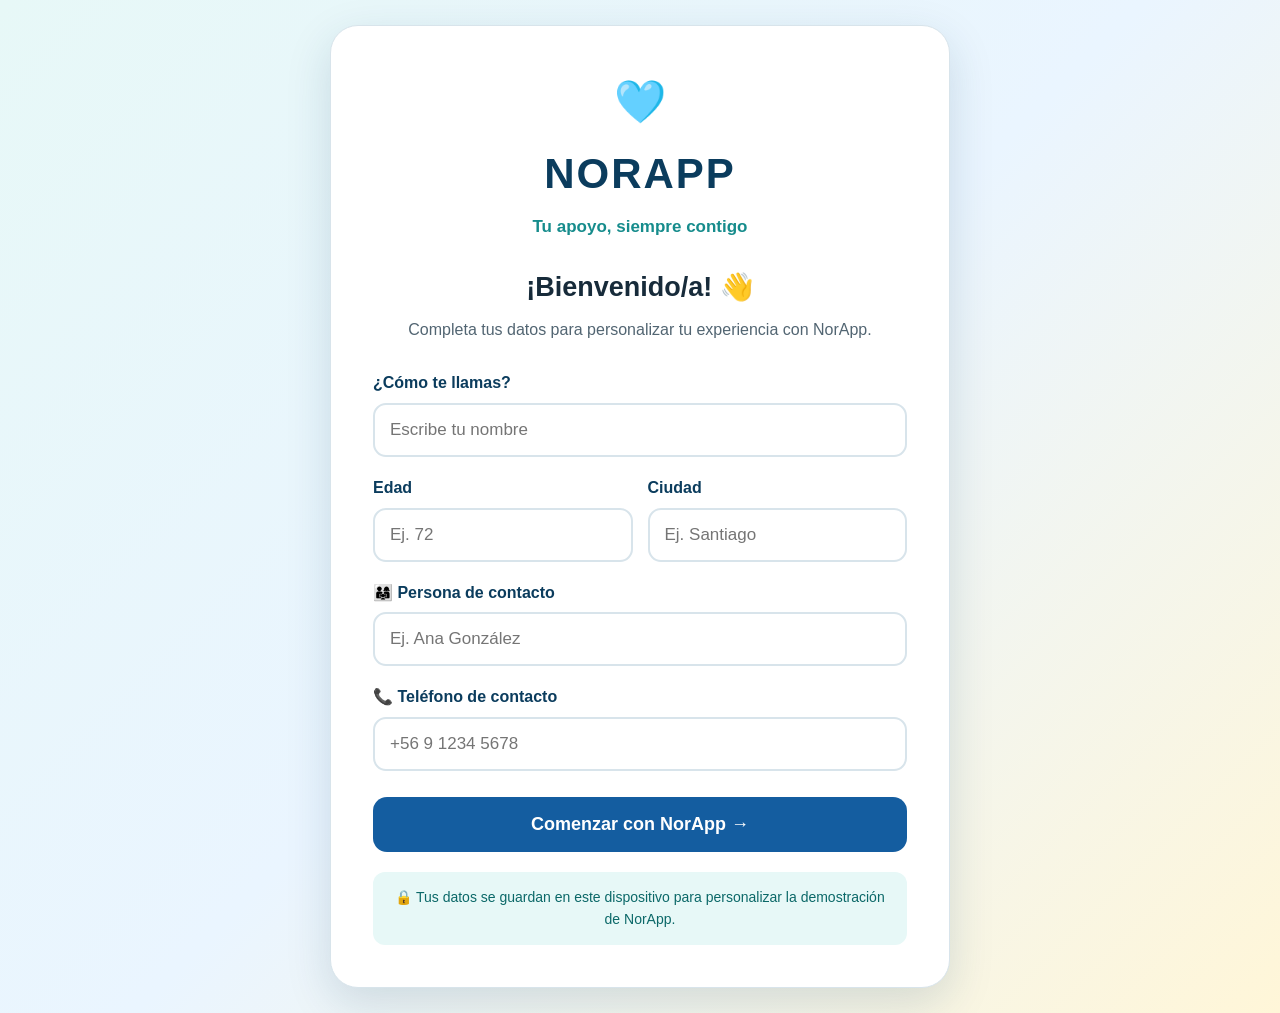
<file: Nor App/paginas/historial.html>
<!DOCTYPE html>
<html lang="es">

<head>

    <meta charset="UTF-8">
    <meta name="viewport" content="width=device-width, initial-scale=1.0">

    <title>NorApp | Historial</title>

    <link rel="stylesheet" href="../css/estilo.css">

    <style>

        /* ==============================
           CERRAR SESIÓN
        ============================== */

        .cerrar-sesion {
            margin-top: 15px !important;
            border-top: 1px solid rgba(255, 255, 255, 0.18);
            padding-top: 15px !important;
        }

        .cerrar-sesion:hover {
            background: #C62828 !important;
            color: #FFFFFF !important;
        }

    </style>

</head>

<body>


    <!-- =====================================
         MENÚ
         ===================================== -->

    <aside class="sidebar">

        <div class="logo">

            <h1>NorApp</h1>

            <p>
                Asistencia y cuidado
            </p>

        </div>


        <nav class="menu">

            <a href="../index.html">
                🏠 Inicio
            </a>

            <a href="perfil.html">
                👤 Perfil
            </a>

            <a href="salud.html">
                ❤️ Salud
            </a>

            <a href="caidas.html">
                🚨 Detección de caídas
            </a>

            <a href="ubicacion.html">
                📍 Ubicación
            </a>

            <a href="recordatorios.html">
                💊 Recordatorios
            </a>

            <a href="alertas.html">
                🔔 Alertas
            </a>

            <a href="asistente.html">
                🤖 Asistente
            </a>

            <a href="familia.html">
                👨‍👩‍👧 Familia
            </a>

            <a href="historial.html" class="activo">
                📋 Historial
            </a>

            <a href="configuracion.html">
                ⚙️ Configuración
            </a>


            <!-- ==============================
                 CERRAR SESIÓN
            ============================== -->

            <a
                href="#"
                onclick="cerrarSesion(); return false;"
                class="cerrar-sesion"
            >
                🚪 Cerrar sesión
            </a>

        </nav>

    </aside>



    <!-- =====================================
         CONTENIDO
         ===================================== -->

    <main class="main">


        <!-- ENCABEZADO -->

        <header class="topbar">

            <div>

                <h2>
                    📋 Historial
                </h2>

                <p>
                    Registro de las actividades realizadas en NorApp
                </p>

            </div>


            <div class="usuario">

                👤 <span id="nombreHistorial">
                    Usuario
                </span>

            </div>

        </header>



        <!-- =====================================
             RESUMEN
             ===================================== -->

        <section class="cards">


            <div class="card">

                <h3>
                    🚨 Caídas
                </h3>

                <div
                    class="numero"
                    id="historialCaidas"
                >
                    0
                </div>

                <p>
                    Situaciones registradas
                </p>

            </div>



            <div class="card">

                <h3>
                    ❤️ Salud
                </h3>

                <div
                    class="numero"
                    id="historialSalud"
                >
                    0
                </div>

                <p>
                    Mediciones registradas
                </p>

            </div>



            <div class="card">

                <h3>
                    💊 Medicamentos
                </h3>

                <div
                    class="numero"
                    id="historialMedicamentos"
                >
                    0
                </div>

                <p>
                    Registros realizados
                </p>

            </div>



            <div class="card">

                <h3>
                    🤖 Asistente
                </h3>

                <div
                    class="numero"
                    id="historialAsistente"
                >
                    0
                </div>

                <p>
                    Interacciones registradas
                </p>

            </div>

        </section>



        <!-- =====================================
             ACTIVIDAD DE CAÍDAS
             ===================================== -->

        <section class="panel">

            <h3>
                🚨 Detección de caídas
            </h3>

            <div id="registroCaida">

                <p>
                    No existen registros de caídas
                    en este momento.
                </p>

            </div>

        </section>



        <!-- =====================================
             ACTIVIDAD DE SALUD
             ===================================== -->

        <section class="panel">

            <h3>
                ❤️ Registros de salud
            </h3>

            <div id="registroSalud">

                <p>
                    No existen mediciones registradas
                    en este momento.
                </p>

            </div>

        </section>



        <!-- =====================================
             ACTIVIDAD DE MEDICAMENTOS
             ===================================== -->

        <section class="panel">

            <h3>
                💊 Medicamentos
            </h3>

            <div id="registroMedicamento">

                <p>
                    No existen medicamentos registrados
                    como tomados.
                </p>

            </div>

        </section>



        <!-- =====================================
             ACTIVIDAD DEL ASISTENTE
             ===================================== -->

        <section class="panel">

            <h3>
                🤖 Asistente
            </h3>

            <div id="registroAsistente">

                <p>
                    No existen interacciones registradas
                    con el asistente.
                </p>

            </div>

        </section>



        <!-- =====================================
             ACTIVIDAD GENERAL
             ===================================== -->

        <section class="panel">

            <h3>
                🕐 Actividad reciente
            </h3>

            <div id="actividadGeneral">

                <div class="item">

                    <strong>
                        📋 Historial preparado
                    </strong>

                    <p>
                        NorApp está listo para registrar
                        las actividades realizadas.
                    </p>

                </div>

            </div>

        </section>



        <!-- =====================================
             NAVEGACIÓN
             ===================================== -->

        <section class="panel">

            <h3>
                🔗 Accesos rápidos
            </h3>

            <p>
                Puedes revisar las diferentes funciones
                de NorApp desde aquí.
            </p>

            <div class="botones">


                <a href="salud.html">

                    <button class="btn">
                        ❤️ Ver salud
                    </button>

                </a>


                <a href="caidas.html">

                    <button class="btn">
                        🚨 Ver caídas
                    </button>

                </a>


                <a href="recordatorios.html">

                    <button class="btn">
                        💊 Ver medicamentos
                    </button>

                </a>


                <a href="asistente.html">

                    <button class="btn">
                        🤖 Abrir asistente
                    </button>

                </a>

            </div>

        </section>



        <!-- =====================================
             INFORMACIÓN
             ===================================== -->

        <section class="panel">

            <h3>
                ℹ️ Sobre el historial
            </h3>

            <p>
                El historial permite visualizar las
                actividades realizadas dentro del
                prototipo NorApp.
            </p>

            <p>
                Los registros mostrados en esta versión
                se almacenan localmente en el navegador.
            </p>

            <div class="aviso">

                <strong>
                    ⚠️ Prototipo escolar
                </strong>

                <p>
                    La información presentada corresponde
                    a una demostración del funcionamiento
                    de NorApp.
                </p>

            </div>

        </section>

    </main>



    <!-- =====================================
         JAVASCRIPT
         ===================================== -->

    <script src="../js/app.js"></script>


    <script>

        /*
         * =====================================
         * ACTUALIZAR HISTORIAL
         * =====================================
         */

        document.addEventListener(
            "DOMContentLoaded",
            function () {

                actualizarHistorial();


                /* ==============================
                   MOSTRAR USUARIO
                ============================== */

                const nombre =
                    localStorage.getItem(
                        "norappUsuario"
                    );

                const nombreHistorial =
                    document.getElementById(
                        "nombreHistorial"
                    );


                if (
                    nombre &&
                    nombreHistorial
                ) {

                    nombreHistorial.textContent =
                        nombre;

                }

            }
        );



        function actualizarHistorial() {


            /* ================================
               CAÍDAS
               ================================= */

            const caida =
                localStorage.getItem(
                    "norappAlerta"
                );

            const fechaCaida =
                localStorage.getItem(
                    "norappFechaAlerta"
                );

            const contadorCaidas =
                document.getElementById(
                    "historialCaidas"
                );

            const registroCaida =
                document.getElementById(
                    "registroCaida"
                );


            if (caida === "caida") {

                contadorCaidas.textContent = "1";

                registroCaida.innerHTML = `

                    <div class="item">

                        <strong>
                            🚨 Posible caída registrada
                        </strong>

                        <p>
                            Se activó el protocolo de
                            atención de NorApp.
                        </p>

                        <p>
                            🕐 ${
                                fechaCaida
                                ? fechaCaida
                                : "Fecha pendiente"
                            }
                        </p>

                    </div>

                `;

            }



            /* ================================
               SALUD
               ================================= */

            const salud =
                localStorage.getItem(
                    "norappSalud"
                );

            const fechaSalud =
                localStorage.getItem(
                    "norappFechaSalud"
                );

            const frecuencia =
                localStorage.getItem(
                    "norappFrecuencia"
                );

            const saturacion =
                localStorage.getItem(
                    "norappSaturacion"
                );

            const temperatura =
                localStorage.getItem(
                    "norappTemperatura"
                );


            const contadorSalud =
                document.getElementById(
                    "historialSalud"
                );

            const registroSalud =
                document.getElementById(
                    "registroSalud"
                );


            if (salud === "registrado") {

                contadorSalud.textContent = "1";

                registroSalud.innerHTML = `

                    <div class="item">

                        <strong>
                            ❤️ Medición registrada
                        </strong>

                        <p>
                            ❤️ Frecuencia:
                            ${frecuencia || "No disponible"}
                        </p>

                        <p>
                            🫁 Saturación:
                            ${saturacion || "No disponible"}
                        </p>

                        <p>
                            🌡️ Temperatura:
                            ${temperatura || "No disponible"}
                        </p>

                        <p>
                            🕐 ${
                                fechaSalud
                                ? fechaSalud
                                : "Fecha pendiente"
                            }
                        </p>

                    </div>

                `;

            }



            /* ================================
               MEDICAMENTO
               ================================= */

            const medicamento =
                localStorage.getItem(
                    "norappMedicamento"
                );

            const fechaMedicamento =
                localStorage.getItem(
                    "norappFechaMedicamento"
                );


            const contadorMedicamentos =
                document.getElementById(
                    "historialMedicamentos"
                );

            const registroMedicamento =
                document.getElementById(
                    "registroMedicamento"
                );


            if (medicamento === "tomado") {

                contadorMedicamentos.textContent = "1";

                registroMedicamento.innerHTML = `

                    <div class="item">

                        <strong>
                            💊 Medicamento confirmado
                        </strong>

                        <p>
                            El medicamento fue marcado
                            como tomado.
                        </p>

                        <p>
                            🕐 ${
                                fechaMedicamento
                                ? fechaMedicamento
                                : "Fecha pendiente"
                            }
                        </p>

                    </div>

                `;

            }



            /* ================================
               ASISTENTE
               ================================= */

            const asistente =
                localStorage.getItem(
                    "norappAsistente"
                );

            const fechaAsistente =
                localStorage.getItem(
                    "norappFechaAsistente"
                );


            const contadorAsistente =
                document.getElementById(
                    "historialAsistente"
                );

            const registroAsistente =
                document.getElementById(
                    "registroAsistente"
                );


            if (asistente === "ayuda") {

                contadorAsistente.textContent = "1";

                registroAsistente.innerHTML = `

                    <div class="item">

                        <strong>
                            🤖 Solicitud de ayuda
                        </strong>

                        <p>
                            El asistente registró
                            una solicitud de ayuda.
                        </p>

                        <p>
                            🕐 ${
                                fechaAsistente
                                ? fechaAsistente
                                : "Fecha pendiente"
                            }
                        </p>

                    </div>

                `;

            }



            /* ================================
               ACTIVIDAD GENERAL
               ================================= */

            const actividadGeneral =
                document.getElementById(
                    "actividadGeneral"
                );

            let actividades = [];



            if (caida === "caida") {

                actividades.push(`

                    <div class="item">

                        🚨 Posible caída registrada

                    </div>

                `);

            }



            if (salud === "registrado") {

                actividades.push(`

                    <div class="item">

                        ❤️ Medición de salud registrada

                    </div>

                `);

            }



            if (medicamento === "tomado") {

                actividades.push(`

                    <div class="item">

                        💊 Medicamento confirmado

                    </div>

                `);

            }



            if (asistente === "ayuda") {

                actividades.push(`

                    <div class="item">

                        🤖 Solicitud de ayuda registrada

                    </div>

                `);

            }



            if (actividades.length > 0) {

                actividadGeneral.innerHTML =
                    actividades.join("");

            }

        }

    </script>


</body>

</html>
</file>
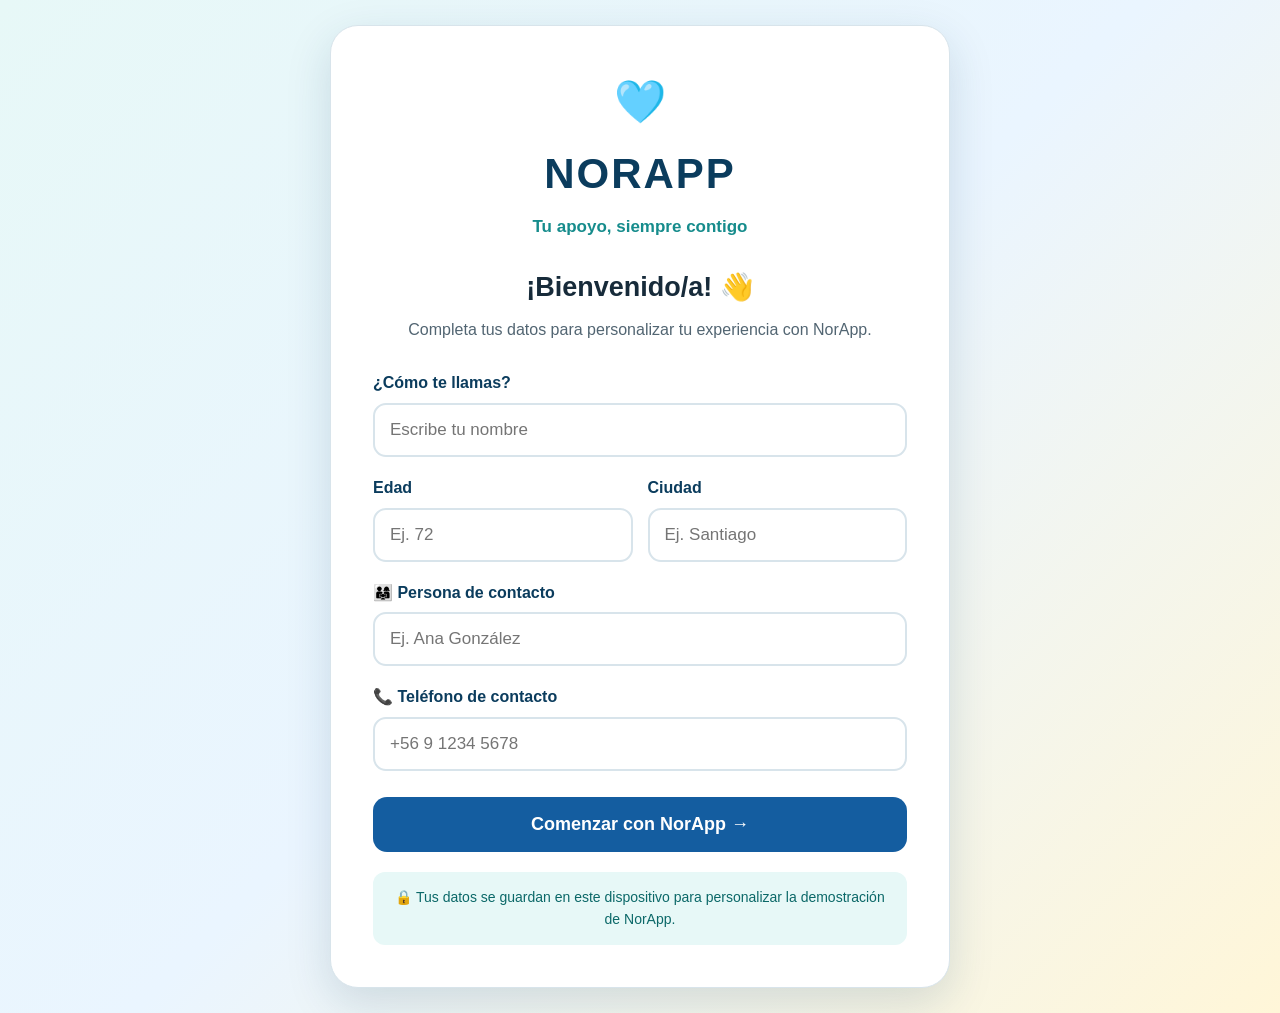
<file: Nor App/paginas/perfil.html>
<!DOCTYPE html>
<html lang="es">

<head>

    <meta charset="UTF-8">
    <meta name="viewport" content="width=device-width, initial-scale=1.0">

    <title>Mi perfil - NorApp</title>

    <!-- CSS GENERAL -->
    <link rel="stylesheet" href="../css/estilo.css">

    <style>

        /* =====================================================
           PERFIL NORAPP
        ===================================================== */

        .perfil-page {
            margin-left: 280px;
            width: calc(100% - 280px);
            min-height: 100vh;
            padding: 35px;
            box-sizing: border-box;
            color: #172B3A;
        }

        .perfil-page *,
        .perfil-page *::before,
        .perfil-page *::after {
            box-sizing: border-box;
        }


        /* =====================================================
           ENCABEZADO
        ===================================================== */

        .perfil-encabezado {
            margin-bottom: 28px;
        }

        .perfil-etiqueta {
            display: inline-block;
            margin-bottom: 8px;
            color: #1976D2;
            font-size: 14px;
            font-weight: bold;
            letter-spacing: 1px;
        }

        .perfil-encabezado h1 {
            margin: 0 0 8px;
            color: #0B3C5D;
            font-size: 36px;
            line-height: 1.2;
        }

        .perfil-encabezado p {
            margin: 0;
            color: #536471;
            font-size: 18px;
            line-height: 1.5;
        }


        /* =====================================================
           TARJETAS
        ===================================================== */

        .perfil-tarjeta {
            width: 100%;
            background: #FFFFFF;
            border-radius: 18px;
            box-shadow: 0 5px 18px rgba(0, 0, 0, 0.08);
            margin-bottom: 25px;
        }


        /* =====================================================
           PERFIL PRINCIPAL
        ===================================================== */

        .perfil-principal {
            display: flex;
            align-items: center;
            gap: 25px;
            padding: 30px;
        }

        .avatar {
            width: 100px;
            height: 100px;
            min-width: 100px;
            border-radius: 50%;
            background: linear-gradient(
                135deg,
                #1976D2,
                #009688
            );
            color: #FFFFFF;
            display: flex;
            align-items: center;
            justify-content: center;
            font-size: 42px;
            font-weight: bold;
            box-shadow: 0 8px 20px rgba(25, 118, 210, 0.25);
        }

        .datos-principales {
            min-width: 0;
        }

        .datos-principales .pequeno {
            display: block;
            margin-bottom: 5px;
            color: #1976D2;
            font-size: 13px;
            font-weight: bold;
            letter-spacing: 1px;
        }

        .datos-principales h2 {
            margin: 0 0 7px;
            color: #172B3A;
            font-size: 30px;
        }

        .datos-principales p {
            margin: 4px 0;
            color: #536471;
            font-size: 18px;
        }


        /* =====================================================
           TÍTULOS DE SECCIÓN
        ===================================================== */

        .titulo-seccion {
            margin: 35px 0 18px;
        }

        .titulo-seccion h2 {
            margin: 0 0 5px;
            color: #0B3C5D;
            font-size: 25px;
        }

        .titulo-seccion p {
            margin: 0;
            color: #667784;
            font-size: 16px;
        }


        /* =====================================================
           INFORMACIÓN PERSONAL
        ===================================================== */

        .grid-cards {
            display: grid;
            grid-template-columns:
                repeat(2, minmax(0, 1fr));
            gap: 18px;
        }

        .dato-card {
            display: flex;
            align-items: center;
            gap: 18px;
            padding: 22px;
        }

        .dato-card > div {
            display: flex;
            flex-direction: column;
            gap: 5px;
            min-width: 0;
        }

        .dato-card span:not(.icono-card) {
            color: #667784;
            font-size: 15px;
        }

        .dato-card strong {
            color: #172B3A;
            font-size: 20px;
        }


        /* =====================================================
           ICONOS
        ===================================================== */

        .icono-card {
            width: 55px;
            height: 55px;
            min-width: 55px;
            border-radius: 15px;
            display: flex;
            align-items: center;
            justify-content: center;
            font-size: 27px;
        }

        .icono-card.azul {
            background: #E3F2FD;
        }

        .icono-card.verde {
            background: #E9F7EE;
        }

        .icono-card.amarillo {
            background: #FFF5D9;
        }

        .icono-card.rojo {
            background: #FDEAEA;
        }

        .icono-card.turquesa {
            background: #E5F7F7;
        }


        /* =====================================================
           CONTACTO DE EMERGENCIA
        ===================================================== */

        .contacto-card {
            display: flex;
            align-items: center;
            gap: 20px;
            padding: 25px;
        }

        .contacto-avatar {
            width: 60px;
            height: 60px;
            min-width: 60px;
            border-radius: 50%;
            background: #E3F2FD;
            display: flex;
            align-items: center;
            justify-content: center;
            font-size: 28px;
        }

        .contacto-info {
            flex: 1;
            min-width: 0;
        }

        .contacto-info > span {
            color: #1976D2;
            font-size: 12px;
            font-weight: bold;
            letter-spacing: 1px;
        }

        .contacto-info h3 {
            margin: 5px 0;
            color: #172B3A;
            font-size: 21px;
        }

        .contacto-info p {
            margin: 0;
            color: #536471;
            font-size: 17px;
        }

        .estado-verde {
            padding: 9px 14px;
            border-radius: 20px;
            background: #E9F7EE;
            color: #287D4A;
            font-weight: bold;
            white-space: nowrap;
        }


        /* =====================================================
           FUNCIONES ACTIVAS
        ===================================================== */

        .funcion-card {
            display: flex;
            align-items: center;
            gap: 15px;
            padding: 20px;
        }

        .funcion-card > div {
            flex: 1;
            min-width: 0;
        }

        .funcion-card strong {
            display: block;
            margin-bottom: 5px;
            color: #172B3A;
            font-size: 18px;
        }

        .funcion-card p {
            margin: 0;
            color: #667784;
            font-size: 14px;
            line-height: 1.4;
        }

        .estado-activo {
            padding: 7px 12px;
            border-radius: 15px;
            background: #E9F7EE;
            color: #287D4A;
            font-size: 13px;
            font-weight: bold;
            white-space: nowrap;
        }


        /* =====================================================
           RECORDATORIOS
        ===================================================== */

        .recordatorio-info {
            display: flex;
            align-items: center;
            gap: 20px;
            padding: 25px;
        }

        .recordatorio-icono {
            width: 60px;
            height: 60px;
            min-width: 60px;
            border-radius: 15px;
            background: #FFF5D9;
            display: flex;
            align-items: center;
            justify-content: center;
            font-size: 30px;
        }

        .recordatorio-texto {
            flex: 1;
            min-width: 0;
        }

        .recordatorio-texto strong {
            display: block;
            margin-bottom: 5px;
            color: #172B3A;
            font-size: 20px;
        }

        .recordatorio-texto p {
            margin: 0;
            color: #667784;
            line-height: 1.5;
        }


        /* =====================================================
           BOTONES
        ===================================================== */

        .boton-secundario,
        .boton-principal {
            display: inline-flex;
            align-items: center;
            justify-content: center;
            padding: 13px 18px;
            border-radius: 12px;
            text-decoration: none;
            font-size: 15px;
            font-weight: bold;
            white-space: nowrap;
            transition: 0.2s;
        }

        .boton-secundario {
            background: #FFF5D9;
            color: #6D4C00;
        }

        .boton-principal {
            background: #1976D2;
            color: #FFFFFF;
        }

        .boton-secundario:hover,
        .boton-principal:hover {
            transform: translateY(-1px);
            opacity: 0.9;
        }


        /* =====================================================
           CONFIGURACIÓN
        ===================================================== */

        .configuracion-info {
            display: flex;
            align-items: center;
            justify-content: space-between;
            gap: 25px;
            padding: 28px;
            background: linear-gradient(
                135deg,
                #E3F2FD,
                #E5F7F7
            );
        }

        .configuracion-info .pequeno {
            color: #1976D2;
            font-size: 13px;
            font-weight: bold;
            letter-spacing: 1px;
        }

        .configuracion-info h2 {
            margin: 7px 0;
            color: #172B3A;
        }

        .configuracion-info p {
            margin: 0;
            color: #536471;
            line-height: 1.5;
        }


        /* =====================================================
           AVISO DE PROTOTIPO
        ===================================================== */

        .aviso-prototipo {
            margin-top: 35px;
            padding: 20px;
            border-left: 5px solid #1976D2;
            border-radius: 12px;
            background: #F4F8FB;
        }

        .aviso-prototipo strong {
            color: #0B3C5D;
            font-size: 17px;
        }

        .aviso-prototipo p {
            margin: 8px 0 0;
            color: #536471;
            font-size: 14px;
            line-height: 1.6;
        }


        /* =====================================================
           CERRAR SESIÓN
        ===================================================== */

        .cerrar-sesion {
            margin-top: 15px !important;
            border-top: 1px solid rgba(255, 255, 255, 0.18);
            padding-top: 15px !important;
        }

        .cerrar-sesion:hover {
            background: #C62828 !important;
            color: #FFFFFF !important;
        }


        /* =====================================================
           RESPONSIVE
        ===================================================== */

        @media (max-width: 1100px) {

            .perfil-page {
                margin-left: 240px;
                width: calc(100% - 240px);
                padding: 30px;
            }

        }


        @media (max-width: 800px) {

            .grid-cards {
                grid-template-columns: 1fr;
            }

            .contacto-card {
                align-items: flex-start;
                flex-wrap: wrap;
            }

            .estado-verde {
                width: 100%;
                text-align: center;
            }

            .recordatorio-info {
                flex-wrap: wrap;
            }

            .recordatorio-info .boton-secundario {
                width: 100%;
            }

            .configuracion-info {
                flex-direction: column;
                align-items: stretch;
            }

            .configuracion-info .boton-principal {
                width: 100%;
            }

        }


        @media (max-width: 700px) {

            .perfil-page {
                margin-left: 0;
                width: 100%;
                padding: 20px;
            }

        }


        @media (max-width: 500px) {

            .perfil-principal {
                flex-direction: column;
                text-align: center;
            }

            .avatar {
                width: 85px;
                height: 85px;
                min-width: 85px;
                font-size: 35px;
            }

            .datos-principales h2 {
                font-size: 25px;
            }

            .perfil-encabezado h1 {
                font-size: 30px;
            }

            .dato-card,
            .funcion-card {
                padding: 18px;
            }

        }


        @media (max-width: 420px) {

            .perfil-page {
                padding: 15px;
            }

        }

    </style>

</head>


<body>

<div class="app">


    <!-- =====================================================
         MENÚ LATERAL
    ====================================================== -->

    <aside class="sidebar">

        <div class="logo">

            <div class="logo-icon">
                N
            </div>

            <div>
                <strong>NorApp</strong>
                <span>Bienestar y cuidado</span>
            </div>

        </div>


        <nav class="menu">

            <a href="../index.html">
                🏠 Inicio
            </a>

            <a href="perfil.html" class="activo">
                👤 Mi perfil
            </a>

            <a href="salud.html">
                ❤️ Salud
            </a>

            <a href="recordatorios.html">
                💊 Recordatorios
            </a>

            <a href="asistente.html">
                🤖 Asistente
            </a>

            <a href="ubicacion.html">
                📍 Ubicación
            </a>

            <a href="caidas.html">
                ⚠️ Caídas
            </a>

            <a href="familia.html">
                👨‍👩‍👧 Familia
            </a>

            <a href="alertas.html">
                🚨 Alertas
            </a>

            <a href="historial.html">
                📋 Historial
            </a>

            <a href="configuracion.html">
                ⚙️ Configuración
            </a>

            <!-- =================================================
                 CERRAR SESIÓN
            ================================================== -->

            <a
                href="#"
                onclick="cerrarSesion(); return false;"
                class="cerrar-sesion"
            >
                🚪 Cerrar sesión
            </a>

        </nav>

    </aside>


    <!-- =====================================================
         CONTENIDO PRINCIPAL
    ====================================================== -->

    <main class="perfil-page">


        <!-- ENCABEZADO -->

        <header class="perfil-encabezado">

            <span class="perfil-etiqueta">
                NORAPP
            </span>

            <h1>
                Mi perfil
            </h1>

            <p>
                Aquí puedes consultar la información de la persona
                que utiliza NorApp.
            </p>

        </header>


        <!-- =================================================
             PERFIL PRINCIPAL
        ================================================== -->

        <section class="perfil-tarjeta perfil-principal">

            <div
                class="avatar"
                id="avatarUsuario"
            >
                U
            </div>


            <div class="datos-principales">

                <span class="pequeno">
                    USUARIO DE NORAPP
                </span>

                <h2 id="nombrePerfil">
                    Usuario
                </h2>

                <p id="edadPerfil">
                    Edad no registrada
                </p>

                <p id="ciudadPerfil">
                    Ciudad no registrada
                </p>

            </div>

        </section>


        <!-- =================================================
             INFORMACIÓN PERSONAL
        ================================================== -->

        <section>

            <div class="titulo-seccion">

                <h2>
                    Información personal
                </h2>

                <p>
                    Datos registrados al configurar NorApp.
                </p>

            </div>


            <div class="grid-cards">


                <div class="perfil-tarjeta dato-card">

                    <span class="icono-card azul">
                        🎂
                    </span>

                    <div>

                        <span>
                            Edad
                        </span>

                        <strong id="edadPerfilCard">
                            —
                        </strong>

                    </div>

                </div>


                <div class="perfil-tarjeta dato-card">

                    <span class="icono-card azul">
                        📍
                    </span>

                    <div>

                        <span>
                            Ciudad
                        </span>

                        <strong id="ciudadPerfilCard">
                            —
                        </strong>

                    </div>

                </div>


                <div class="perfil-tarjeta dato-card">

                    <span class="icono-card verde">
                        🛡️
                    </span>

                    <div>

                        <span>
                            Protección
                        </span>

                        <strong>
                            Activa
                        </strong>

                    </div>

                </div>


                <div class="perfil-tarjeta dato-card">

                    <span class="icono-card amarillo">
                        💊
                    </span>

                    <div>

                        <span>
                            Recordatorios
                        </span>

                        <strong>
                            Activos
                        </strong>

                    </div>

                </div>


            </div>

        </section>


        <!-- =================================================
             CONTACTO DE EMERGENCIA
        ================================================== -->

        <section>

            <div class="titulo-seccion">

                <h2>
                    Contacto de emergencia
                </h2>

                <p>
                    Persona que puede ser avisada cuando sea necesario.
                </p>

            </div>


            <div class="perfil-tarjeta contacto-card">

                <div class="contacto-avatar">
                    👤
                </div>


                <div class="contacto-info">

                    <span>
                        CONTACTO PRINCIPAL
                    </span>

                    <h3 id="nombreContactoPerfil">
                        No registrado
                    </h3>

                    <p id="telefonoContactoPerfil">
                        Teléfono no registrado
                    </p>

                </div>


                <div class="estado-verde">
                    ● Registrado
                </div>

            </div>

        </section>


        <!-- =================================================
             FUNCIONES
        ================================================== -->

        <section>

            <div class="titulo-seccion">

                <h2>
                    Funciones activas
                </h2>

                <p>
                    Servicios disponibles en el prototipo NorApp.
                </p>

            </div>


            <div class="grid-cards">


                <div class="perfil-tarjeta funcion-card">

                    <span class="icono-card verde">
                        ❤️
                    </span>

                    <div>

                        <strong>
                            Monitoreo de salud
                        </strong>

                        <p>
                            Seguimiento de signos registrados.
                        </p>

                    </div>

                    <span class="estado-activo">
                        Activo
                    </span>

                </div>


                <div class="perfil-tarjeta funcion-card">

                    <span class="icono-card rojo">
                        🚨
                    </span>

                    <div>

                        <strong>
                            Alertas
                        </strong>

                        <p>
                            Protocolo de emergencia disponible.
                        </p>

                    </div>

                    <span class="estado-activo">
                        Activo
                    </span>

                </div>


                <div class="perfil-tarjeta funcion-card">

                    <span class="icono-card turquesa">
                        🤖
                    </span>

                    <div>

                        <strong>
                            Asistente
                        </strong>

                        <p>
                            Asistencia mediante conversación.
                        </p>

                    </div>

                    <span class="estado-activo">
                        Activo
                    </span>

                </div>


                <div class="perfil-tarjeta funcion-card">

                    <span class="icono-card azul">
                        📍
                    </span>

                    <div>

                        <strong>
                            Ubicación
                        </strong>

                        <p>
                            Ubicación disponible para el sistema.
                        </p>

                    </div>

                    <span class="estado-activo">
                        Activo
                    </span>

                </div>


            </div>

        </section>


        <!-- =================================================
             RECORDATORIOS
        ================================================== -->

        <section>

            <div class="titulo-seccion">

                <h2>
                    Recordatorios
                </h2>

                <p>
                    Control de medicamentos y tareas importantes.
                </p>

            </div>


            <div class="perfil-tarjeta recordatorio-info">

                <div class="recordatorio-icono">
                    💊
                </div>


                <div class="recordatorio-texto">

                    <strong>
                        Medicamentos
                    </strong>

                    <p>
                        NorApp puede recordar cuándo tomar un medicamento
                        y registrar si fue tomado.
                    </p>

                </div>


                <a
                    href="recordatorios.html"
                    class="boton-secundario"
                >
                    Ver recordatorios
                </a>

            </div>

        </section>


        <!-- =================================================
             CONFIGURACIÓN
        ================================================== -->

        <section>

            <div class="perfil-tarjeta configuracion-info">

                <div>

                    <span class="pequeno">
                        CONFIGURACIÓN
                    </span>

                    <h2>
                        ¿Quieres cambiar tus preferencias?
                    </h2>

                    <p>
                        Puedes modificar las funciones y permisos
                        de NorApp desde la sección de configuración.
                    </p>

                </div>


                <a
                    href="configuracion.html"
                    class="boton-principal"
                >
                    ⚙️ Configuración
                </a>

            </div>

        </section>


        <!-- =================================================
             AVISO
        ================================================== -->

        <div class="aviso-prototipo">

            <strong>
                ℹ️ Prototipo NorApp
            </strong>

            <p>
                Esta versión corresponde a un prototipo funcional.
                Algunas funciones, como GPS, inteligencia artificial,
                detección de caídas y medición de salud, están simuladas
                para demostrar el funcionamiento del proyecto.
            </p>

        </div>


    </main>

</div>


<!-- =========================================================
     DATOS DEL USUARIO
========================================================= -->

<script>

    /*
       NorApp guarda los datos del usuario en localStorage.
       Esta página solamente los lee y los muestra.
    */

    const nombre =
        localStorage.getItem("norappUsuario");

    const edad =
        localStorage.getItem("norappEdad");

    const ciudad =
        localStorage.getItem("norappCiudad");

    const contacto =
        localStorage.getItem("norappContacto");

    const telefono =
        localStorage.getItem("norappTelefono");


    /* =====================================================
       NOMBRE
    ===================================================== */

    if (nombre && nombre.trim() !== "") {

        document.getElementById("nombrePerfil").textContent =
            nombre;

        document.getElementById("avatarUsuario").textContent =
            nombre.trim().charAt(0).toUpperCase();

    }


    /* =====================================================
       EDAD
    ===================================================== */

    if (edad && edad.trim() !== "") {

        document.getElementById("edadPerfil").textContent =
            edad + " años";

        document.getElementById("edadPerfilCard").textContent =
            edad + " años";

    }


    /* =====================================================
       CIUDAD
    ===================================================== */

    if (ciudad && ciudad.trim() !== "") {

        document.getElementById("ciudadPerfil").textContent =
            ciudad;

        document.getElementById("ciudadPerfilCard").textContent =
            ciudad;

    }


    /* =====================================================
       CONTACTO
    ===================================================== */

    if (contacto && contacto.trim() !== "") {

        document.getElementById("nombreContactoPerfil").textContent =
            contacto;

    }


    /* =====================================================
       TELÉFONO
    ===================================================== */

    if (telefono && telefono.trim() !== "") {

        document.getElementById("telefonoContactoPerfil").textContent =
            telefono;

    }

</script>


<!-- =========================================================
     JAVASCRIPT GENERAL DE NORAPP
========================================================= -->

<script src="../js/app.js"></script>


</body>
</html>
</file>
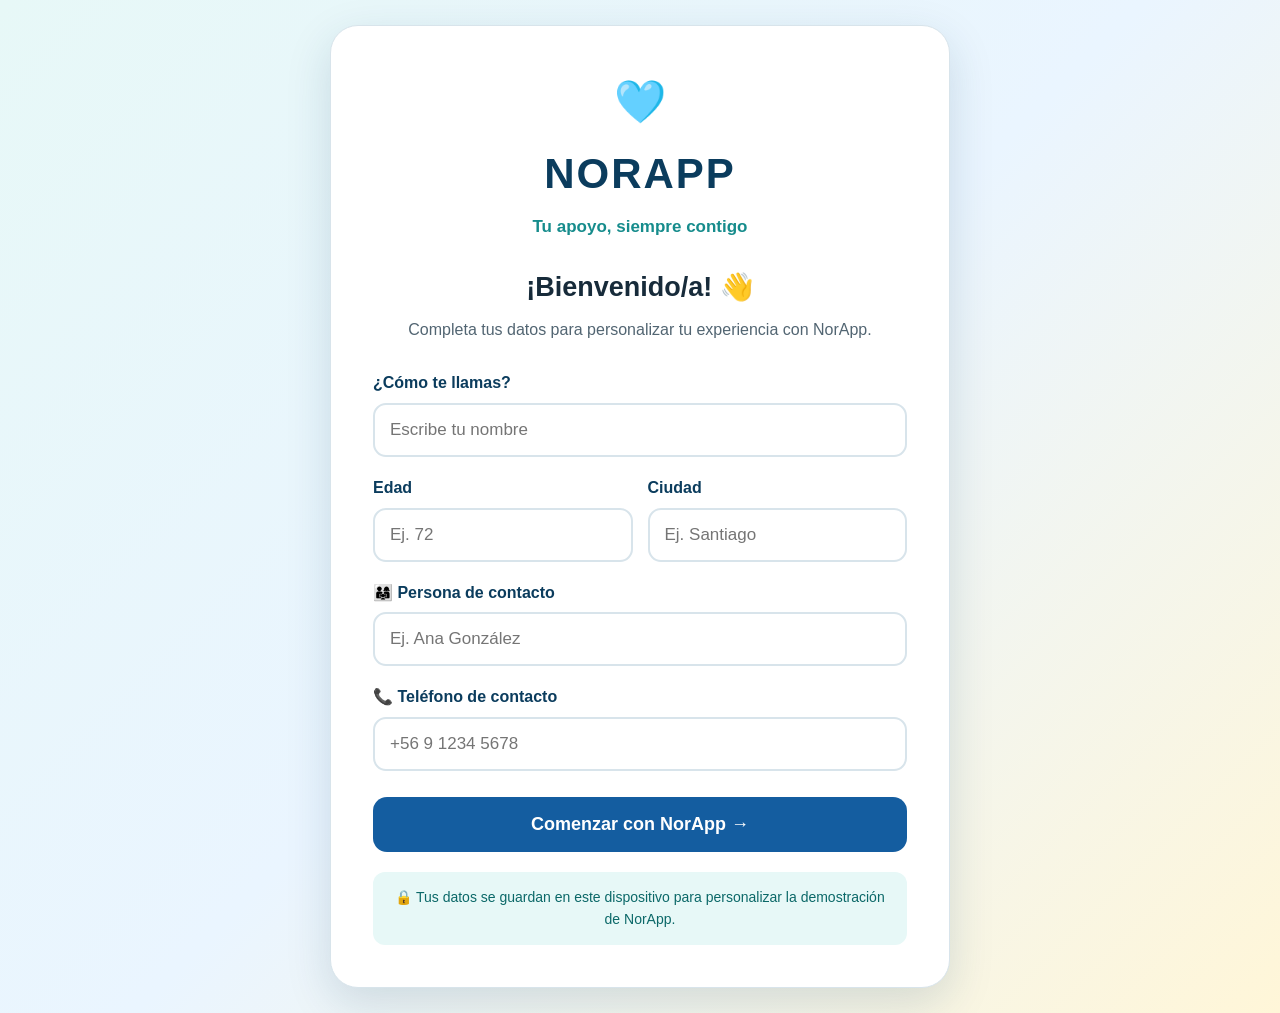
<file: Nor App/paginas/recordatorios.html>
<!DOCTYPE html>
<html lang="es">

<head>

    <meta charset="UTF-8">
    <meta name="viewport" content="width=device-width, initial-scale=1.0">

    <title>NorApp | Recordatorios</title>

    <link rel="stylesheet" href="../css/estilo.css">

    <style>

        /* ==============================
           ENCABEZADO
        ============================== */

        .recordatorio-hero {
            background: linear-gradient(135deg, #FFF8D9, #FFF1C7);
            border-left: 6px solid #C58A00;
            border-radius: 18px;
            padding: 26px;
            margin-bottom: 25px;
        }

        .recordatorio-hero h2 {
            margin: 0 0 10px;
            color: #172B3A;
            font-size: 27px;
        }

        .recordatorio-hero p {
            margin: 0;
            color: #536471;
            font-size: 17px;
            line-height: 1.6;
        }


        /* ==============================
           TARJETAS
        ============================== */

        .pendientes-card {
            border-top: 5px solid #C58A00;
        }

        .completados-card {
            border-top: 5px solid #287D4A;
        }

        .proximo-card {
            border-top: 5px solid #168C8C;
        }

        .activo-card {
            border-top: 5px solid #145DA0;
        }

        .numero {
            font-size: 25px;
            font-weight: bold;
            color: #145DA0;
            margin: 8px 0;
        }


        /* ==============================
           MEDICAMENTO DESTACADO
        ============================== */

        .medicamento-destacado {
            background: #FFFDF4;
            border: 2px solid #E7D79D;
            border-radius: 18px;
            padding: 25px;
            margin-top: 20px;
        }

        .medicamento-destacado h3 {
            color: #8A6200;
            margin-top: 0;
            font-size: 23px;
        }

        .hora-medicamento {
            display: inline-block;
            background: #C58A00;
            color: white;
            padding: 10px 18px;
            border-radius: 20px;
            font-size: 20px;
            font-weight: bold;
            margin: 10px 0;
        }


        /* ==============================
           BOTÓN MEDICAMENTO
        ============================== */

        .btn-medicamento {
            display: inline-block;
            background: #287D4A !important;
            color: white !important;
            border: none;
            border-radius: 12px;
            padding: 15px 22px;
            font-size: 17px;
            font-weight: bold;
            cursor: pointer;
            margin-top: 10px;
        }

        .btn-medicamento:hover {
            opacity: 0.9;
        }


        /* ==============================
           RESPUESTA
        ============================== */

        #mensajeMedicamento,
        #respuestaMedicamento {
            margin-top: 15px;
        }

        .respuesta-asistente {
            background: #E8F8F5;
            border-left: 5px solid #168C8C;
            border-radius: 12px;
            padding: 18px;
            color: #172B3A;
        }


        /* ==============================
           LISTA DE MEDICAMENTOS
        ============================== */

        .medicamento-item {
            display: flex;
            justify-content: space-between;
            align-items: center;
            gap: 15px;
            padding: 18px;
            margin: 12px 0;
            background: #F4F8FB;
            border-radius: 14px;
        }

        .medicamento-item strong {
            color: #172B3A;
            font-size: 17px;
        }

        .medicamento-hora {
            color: #145DA0;
            font-weight: bold;
            white-space: nowrap;
        }

        .estado-normal {
            display: inline-block;
            background: #E8F5E9;
            color: #287D4A;
            padding: 9px 15px;
            border-radius: 20px;
            font-weight: bold;
            margin-top: 10px;
        }


        /* ==============================
           INFORMACIÓN
        ============================== */

        .paso-recordatorio {
            background: #F4F8FB;
            border-radius: 13px;
            padding: 15px;
            margin: 10px 0;
        }

        .paso-recordatorio strong {
            color: #145DA0;
        }


        /* ==============================
           AVISO
        ============================== */

        .aviso-recordatorio {
            background: #FFF8E1;
            border-left: 5px solid #C58A00;
            border-radius: 12px;
            padding: 18px;
            margin-top: 20px;
        }

        .aviso-recordatorio strong {
            color: #8A6200;
        }


        /* ==============================
           CERRAR SESIÓN
        ============================== */

        .cerrar-sesion {
            margin-top: 15px !important;
            border-top: 1px solid rgba(255, 255, 255, 0.18);
            padding-top: 15px !important;
        }

        .cerrar-sesion:hover {
            background: #C62828 !important;
            color: #FFFFFF !important;
        }


        /* ==============================
           RESPONSIVE
        ============================== */

        @media (max-width: 700px) {

            .medicamento-item {
                flex-direction: column;
                align-items: flex-start;
            }

            .btn-medicamento {
                width: 100%;
            }

        }

    </style>

</head>


<body>


    <!-- ==============================
         MENÚ LATERAL
    ============================== -->

    <aside class="sidebar">

        <div class="logo">

            <h1>NorApp</h1>

            <p>
                Bienestar y acompañamiento
            </p>

        </div>


        <nav>

            <a href="../index.html">
                🏠 Inicio
            </a>

            <a href="perfil.html">
                👤 Mi perfil
            </a>

            <a href="salud.html">
                ❤️ Mi salud
            </a>

            <a href="caidas.html">
                ⚠️ Detección de caídas
            </a>

            <a href="ubicacion.html">
                📍 Ubicación
            </a>

            <a href="recordatorios.html" class="activo">
                💊 Recordatorios
            </a>

            <a href="alertas.html">
                🚨 Alertas
            </a>

            <a href="asistente.html">
                🤖 Asistente
            </a>

            <a href="familia.html">
                👨‍👩‍👧 Familia
            </a>

            <a href="historial.html">
                📋 Historial
            </a>

            <a href="configuracion.html">
                ⚙️ Configuración
            </a>


            <!-- CERRAR SESIÓN -->

            <a
                href="#"
                onclick="cerrarSesion(); return false;"
                class="cerrar-sesion"
            >
                🚪 Cerrar sesión
            </a>

        </nav>

    </aside>



    <!-- ==============================
         CONTENIDO
    ============================== -->

    <main class="main">


        <!-- ENCABEZADO -->

        <header class="topbar">

            <div>

                <h2>
                    💊 Recordatorios
                </h2>

                <p>
                    Organización de medicamentos y actividades
                </p>

            </div>


            <div class="usuario">

                👤 <span id="nombreRecordatorios">
                    Usuario
                </span>

            </div>

        </header>


        <section class="contenido">


            <!-- HERO -->

            <div class="recordatorio-hero">

                <h2>
                    💊 Tus medicamentos y recordatorios
                </h2>

                <p>
                    NorApp ayuda a recordar los medicamentos
                    programados y permite registrar cuando
                    el adulto mayor confirma que los tomó.
                </p>

            </div>



            <!-- ==============================
                 RESUMEN
            ============================== -->

            <section class="cards">


                <div class="card pendientes-card">

                    <h3>
                        💊 Pendientes
                    </h3>

                    <div
                        class="numero"
                        id="pendientesMedicamentos"
                    >
                        1
                    </div>

                    <p>
                        Medicamentos por confirmar
                    </p>

                </div>



                <div class="card completados-card">

                    <h3>
                        ✓ Completados
                    </h3>

                    <div
                        class="numero"
                        id="completadosMedicamentos"
                    >
                        1
                    </div>

                    <p>
                        Registros realizados
                    </p>

                </div>



                <div class="card proximo-card">

                    <h3>
                        🕐 Próximo
                    </h3>

                    <div class="numero">
                        20:00
                    </div>

                    <p>
                        Medicamento de la noche
                    </p>

                </div>



                <div class="card activo-card">

                    <h3>
                        📅 Estado
                    </h3>

                    <div class="numero">
                        Activo
                    </div>

                    <p>
                        Recordatorios habilitados
                    </p>

                </div>

            </section>



            <!-- ==============================
                 PRÓXIMO MEDICAMENTO
            ============================== -->

            <section class="panel">

                <div class="medicamento-destacado">

                    <h3>
                        💊 Próximo medicamento
                    </h3>

                    <p>
                        <strong>
                            Medicamento de la noche
                        </strong>
                    </p>

                    <div class="hora-medicamento">
                        🕐 20:00
                    </div>

                    <p>
                        📅 Frecuencia:
                        <strong>
                            Todos los días
                        </strong>
                    </p>

                    <p>
                        👤 Para:
                        <strong id="usuarioMedicamento">
                            Usuario
                        </strong>
                    </p>


                    <button
                        type="button"
                        class="btn-medicamento"
                        onclick="confirmarMedicamento()"
                    >
                        ✓ Tomé mi medicamento
                    </button>


                    <p id="mensajeMedicamento"></p>

                </div>

            </section>



            <!-- ==============================
                 ASISTENTE
            ============================== -->

            <section class="panel">

                <h3>
                    🤖 Registro del asistente
                </h3>

                <div
                    id="respuestaMedicamento"
                    class="respuesta-asistente"
                >

                    <p>
                        El asistente puede registrar
                        la confirmación del medicamento
                        dentro del prototipo.
                    </p>

                </div>

            </section>



            <!-- ==============================
                 MEDICAMENTOS PROGRAMADOS
            ============================== -->

            <section class="panel">

                <h3>
                    📋 Medicamentos programados
                </h3>


                <div class="medicamento-item">

                    <div>

                        <strong>
                            🌅 Medicamento de la mañana
                        </strong>

                        <p>
                            Todos los días
                        </p>

                    </div>

                    <div class="medicamento-hora">
                        🕐 08:00
                    </div>

                </div>


                <div class="medicamento-item">

                    <div>

                        <strong>
                            🌙 Medicamento de la noche
                        </strong>

                        <p>
                            Todos los días
                        </p>

                    </div>

                    <div class="medicamento-hora">
                        🕐 20:00
                    </div>

                </div>


                <span class="estado-normal">
                    ✓ Recordatorios activos
                </span>

            </section>



            <!-- ==============================
                 AGREGAR
            ============================== -->

            <section class="panel">

                <h3>
                    ➕ Nuevo recordatorio
                </h3>

                <p>
                    En la versión propuesta, el familiar
                    o cuidador podrá configurar nuevos
                    medicamentos y horarios.
                </p>


                <button
                    type="button"
                    class="btn"
                    onclick="agregarRecordatorio()"
                >
                    ➕ Agregar recordatorio
                </button>


                <p id="mensajeRecordatorio"></p>

            </section>



            <!-- ==============================
                 FAMILIA
            ============================== -->

            <section class="panel">

                <h3>
                    👨‍👩‍👧 Seguimiento familiar
                </h3>

                <p>
                    Una persona autorizada podría configurar
                    los recordatorios y revisar si fueron
                    confirmados.
                </p>


                <a href="familia.html">

                    <button
                        type="button"
                        class="btn"
                    >
                        👨‍👩‍👧 Ver familiar
                    </button>

                </a>


                <a href="historial.html">

                    <button
                        type="button"
                        class="btn"
                    >
                        📋 Ver historial
                    </button>

                </a>

            </section>



            <!-- ==============================
                 FUNCIONAMIENTO
            ============================== -->

            <section class="panel">

                <h3>
                    🔄 ¿Cómo funciona?
                </h3>


                <div class="paso-recordatorio">

                    <strong>
                        1. ⚙️ Configuración
                    </strong>

                    <p>
                        El familiar o cuidador configura
                        el medicamento y su horario.
                    </p>

                </div>


                <div class="paso-recordatorio">

                    <strong>
                        2. 🔔 Recordatorio
                    </strong>

                    <p>
                        El adulto mayor recibe un aviso
                        cuando llega la hora programada.
                    </p>

                </div>


                <div class="paso-recordatorio">

                    <strong>
                        3. 🎤 Confirmación
                    </strong>

                    <p>
                        El adulto mayor puede confirmar
                        que tomó su medicamento.
                    </p>

                </div>


                <div class="paso-recordatorio">

                    <strong>
                        4. 📋 Registro
                    </strong>

                    <p>
                        La confirmación queda registrada
                        en el historial del sistema.
                    </p>

                </div>


                <div class="aviso-recordatorio">

                    <strong>
                        ℹ️ Prototipo escolar
                    </strong>

                    <p>
                        En esta versión, la confirmación
                        y los recordatorios funcionan como
                        una simulación dentro del navegador.
                    </p>

                </div>

            </section>


        </section>

    </main>



    <!-- ==============================
         JAVASCRIPT
    ============================== -->

    <script src="../js/app.js"></script>


    <script>

        document.addEventListener("DOMContentLoaded", function () {

            const nombre =
                localStorage.getItem("norappUsuario");


            const nombreRecordatorios =
                document.getElementById(
                    "nombreRecordatorios"
                );


            const usuarioMedicamento =
                document.getElementById(
                    "usuarioMedicamento"
                );


            if (nombre) {

                if (nombreRecordatorios) {

                    nombreRecordatorios.textContent =
                        nombre;

                }


                if (usuarioMedicamento) {

                    usuarioMedicamento.textContent =
                        nombre;

                }

            }

        });

    </script>


</body>

</html>
</file>
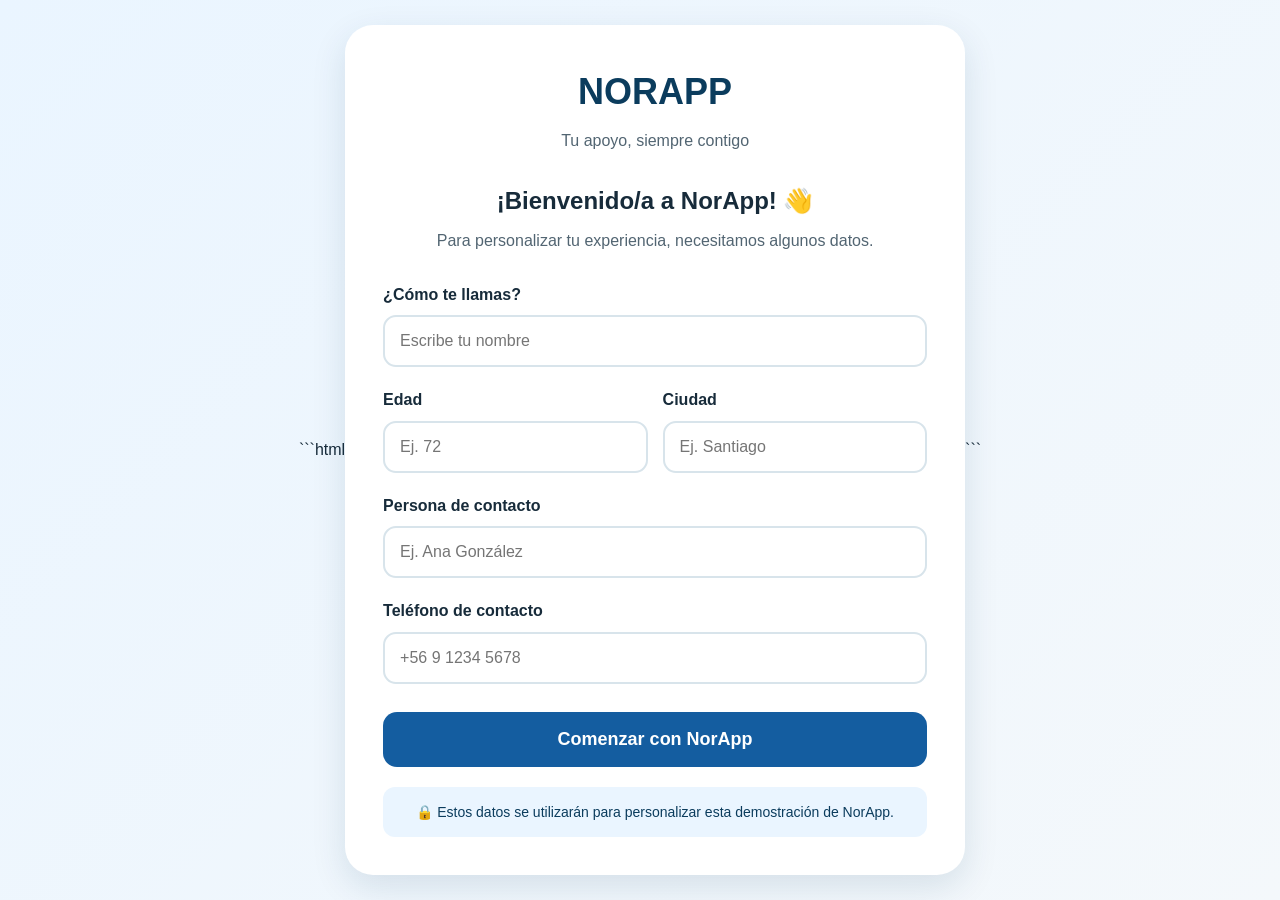
<file: Nor App/paginas/registro.html>
```html
<!DOCTYPE html>
<html lang="es">
<head>
    <meta charset="UTF-8">
    <meta name="viewport" content="width=device-width, initial-scale=1.0">
    <title>Comenzar - NorApp</title>
    <link rel="stylesheet" href="../css/estilo.css">

    <style>
        body {
            min-height: 100vh;
            display: flex;
            align-items: center;
            justify-content: center;
            padding: 20px;
            background: linear-gradient(135deg, #EAF5FF, #F4F8FB);
        }

        .registro-contenedor {
            width: 100%;
            max-width: 620px;
            background: white;
            border-radius: 28px;
            padding: 38px;
            box-shadow: 0 12px 35px rgba(11, 60, 93, 0.12);
        }

        .logo-registro {
            text-align: center;
            margin-bottom: 28px;
        }

        .logo-registro h1 {
            color: #0B3C5D;
            font-size: 36px;
            margin: 0;
        }

        .logo-registro p {
            color: #526572;
            margin-top: 8px;
        }

        .bienvenida {
            text-align: center;
            margin-bottom: 28px;
        }

        .bienvenida h2 {
            color: #172B3A;
            margin-bottom: 8px;
        }

        .bienvenida p {
            color: #526572;
        }

        .campo {
            margin-bottom: 20px;
        }

        .campo label {
            display: block;
            font-weight: bold;
            margin-bottom: 8px;
            color: #172B3A;
        }

        .campo input,
        .campo select {
            width: 100%;
            padding: 15px;
            border: 2px solid #D8E4EB;
            border-radius: 13px;
            font-size: 16px;
            background: white;
        }

        .campo input:focus,
        .campo select:focus {
            outline: none;
            border-color: #145DA0;
        }

        .grupo {
            display: grid;
            grid-template-columns: 1fr 1fr;
            gap: 15px;
        }

        .boton-comenzar {
            width: 100%;
            border: none;
            background: #145DA0;
            color: white;
            padding: 17px;
            border-radius: 14px;
            font-size: 18px;
            font-weight: bold;
            cursor: pointer;
            margin-top: 8px;
        }

        .boton-comenzar:hover {
            background: #0B3C5D;
        }

        .aviso-registro {
            margin-top: 20px;
            padding: 14px;
            border-radius: 12px;
            background: #EAF5FF;
            color: #0B3C5D;
            font-size: 14px;
            text-align: center;
        }

        .error {
            display: none;
            margin-top: 15px;
            padding: 13px;
            border-radius: 12px;
            background: #FDECEC;
            color: #9E1F1F;
            font-weight: bold;
        }

        @media (max-width: 600px) {
            body {
                padding: 12px;
            }

            .registro-contenedor {
                padding: 24px 18px;
                border-radius: 20px;
            }

            .logo-registro h1 {
                font-size: 30px;
            }

            .grupo {
                grid-template-columns: 1fr;
                gap: 0;
            }

            .campo input,
            .campo select {
                font-size: 16px;
                min-height: 52px;
            }

            .boton-comenzar {
                min-height: 56px;
            }
        }

        @media (max-width: 320px) {
            .registro-contenedor {
                padding: 18px 13px;
            }

            .logo-registro h1 {
                font-size: 26px;
            }

            .bienvenida h2 {
                font-size: 21px;
            }

            .bienvenida p,
            .aviso-registro {
                font-size: 13px;
            }
        }
    </style>
</head>

<body>

    <main class="registro-contenedor">

        <div class="logo-registro">
            <h1>NORAPP</h1>
            <p>Tu apoyo, siempre contigo</p>
        </div>

        <div class="bienvenida">
            <h2>¡Bienvenido/a a NorApp! 👋</h2>
            <p>
                Para personalizar tu experiencia, necesitamos algunos datos.
            </p>
        </div>

        <form id="formularioRegistro">

            <div class="campo">
                <label for="nombre">¿Cómo te llamas?</label>
                <input
                    type="text"
                    id="nombre"
                    placeholder="Escribe tu nombre"
                    autocomplete="name"
                    required
                >
            </div>

            <div class="grupo">

                <div class="campo">
                    <label for="edad">Edad</label>
                    <input
                        type="number"
                        id="edad"
                        placeholder="Ej. 72"
                        min="1"
                        max="120"
                        required
                    >
                </div>

                <div class="campo">
                    <label for="ciudad">Ciudad</label>
                    <input
                        type="text"
                        id="ciudad"
                        placeholder="Ej. Santiago"
                        required
                    >
                </div>

            </div>

            <div class="campo">
                <label for="contacto">Persona de contacto</label>
                <input
                    type="text"
                    id="contacto"
                    placeholder="Ej. Ana González"
                    autocomplete="name"
                    required
                >
            </div>

            <div class="campo">
                <label for="telefono">Teléfono de contacto</label>
                <input
                    type="tel"
                    id="telefono"
                    placeholder="+56 9 1234 5678"
                    autocomplete="tel"
                    required
                >
            </div>

            <button type="submit" class="boton-comenzar">
                Comenzar con NorApp
            </button>

            <div id="errorRegistro" class="error"></div>

        </form>

        <div class="aviso-registro">
            🔒 Estos datos se utilizarán para personalizar esta demostración de NorApp.
        </div>

    </main>

    <script>
        document.getElementById("formularioRegistro").addEventListener("submit", function(event) {

            event.preventDefault();

            const nombre = document.getElementById("nombre").value.trim();
            const edad = document.getElementById("edad").value.trim();
            const ciudad = document.getElementById("ciudad").value.trim();
            const contacto = document.getElementById("contacto").value.trim();
            const telefono = document.getElementById("telefono").value.trim();

            const error = document.getElementById("errorRegistro");

            if (!nombre || !edad || !ciudad || !contacto || !telefono) {
                error.textContent = "Por favor, completa todos los campos.";
                error.style.display = "block";
                return;
            }

            localStorage.setItem("norappUsuario", nombre);
            localStorage.setItem("norappEdad", edad);
            localStorage.setItem("norappCiudad", ciudad);
            localStorage.setItem("norappContacto", contacto);
            localStorage.setItem("norappTelefono", telefono);
            localStorage.setItem("norappConfigurado", "true");

            window.location.href = "../index.html";
        });
    </script>

</body>
</html>
```
</file>
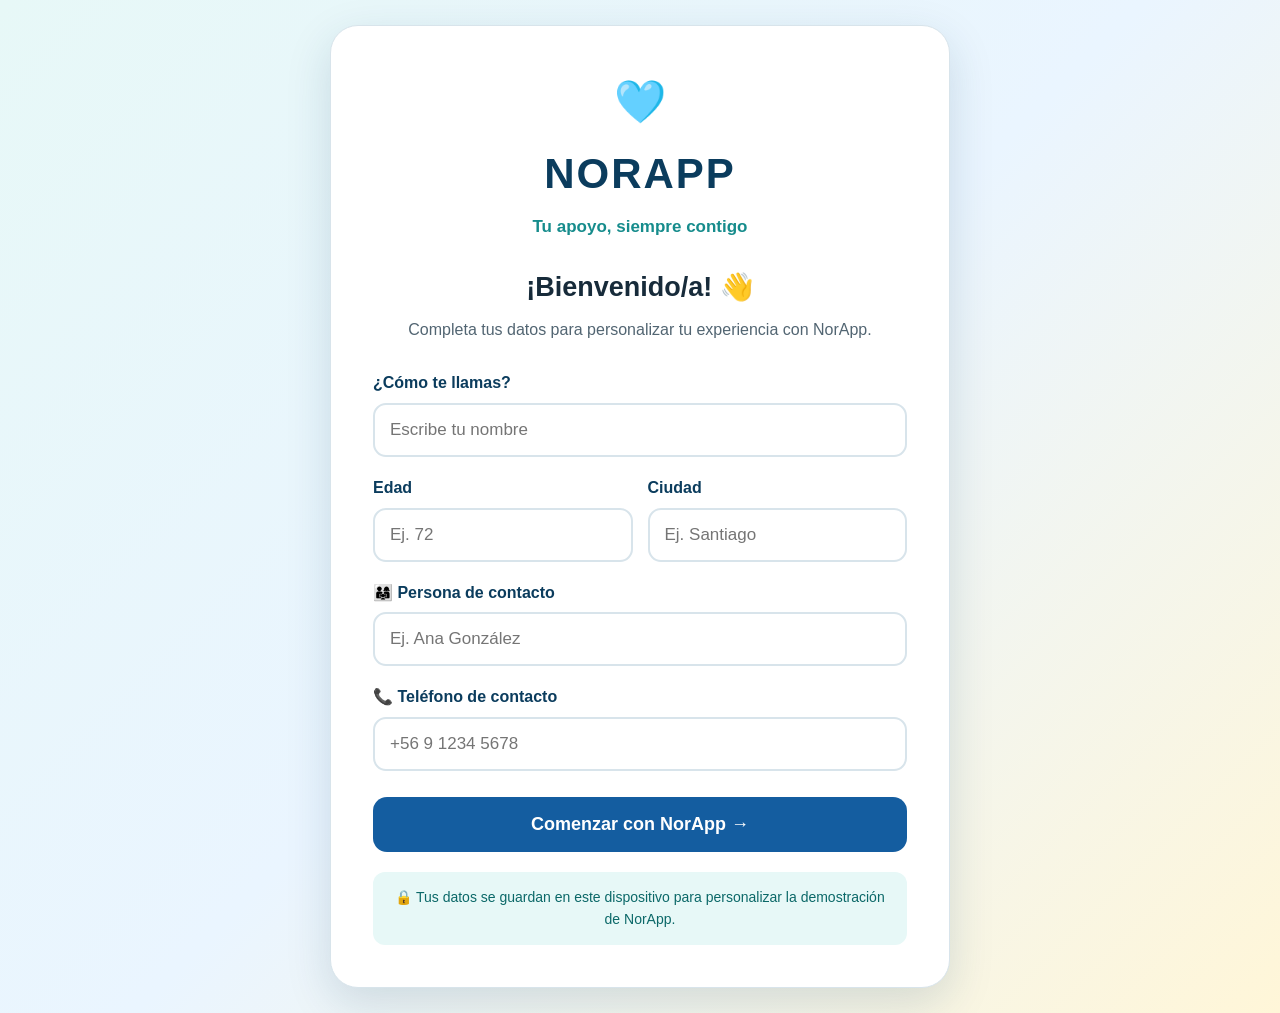
<file: Nor App/paginas/salud.html>
<!DOCTYPE html>
<html lang="es">
<head>
    <meta charset="UTF-8">
    <meta name="viewport" content="width=device-width, initial-scale=1.0">

    <title>Salud - NorApp</title>

    <link rel="stylesheet" href="../css/estilo.css">

    <style>
        /* =========================================
           PÁGINA SALUD
        ========================================= */

        .salud-page {
            margin-left: 280px;
            width: calc(100% - 280px);
            min-height: 100vh;
            padding: 35px;
            box-sizing: border-box;
            background: var(--fondo);
            color: var(--texto);
        }

        .salud-header {
            background: linear-gradient(135deg, #2E8B57, #43A047);
            color: white;
            padding: 30px;
            border-radius: 22px;
            margin-bottom: 25px;
            box-shadow: var(--sombra);
        }

        .salud-header h1 {
            margin: 0 0 10px;
            font-size: 34px;
            color: white;
        }

        .salud-header p {
            margin: 0;
            font-size: 18px;
            color: white;
        }

        .salud-grid {
            display: grid;
            grid-template-columns: repeat(3, 1fr);
            gap: 20px;
            margin-bottom: 25px;
        }

        .medicion-card {
            background: white;
            border-radius: 20px;
            padding: 25px;
            box-shadow: var(--sombra);
            border-top: 7px solid var(--verde);
        }

        .medicion-card.corazon {
            border-top-color: #E53935;
        }

        .medicion-card.oxigeno {
            border-top-color: #1976D2;
        }

        .medicion-card.temperatura {
            border-top-color: #F2A900;
        }

        .medicion-icono {
            font-size: 42px;
            margin-bottom: 10px;
        }

        .medicion-card h2 {
            font-size: 21px;
            margin: 5px 0 15px;
            color: var(--texto);
        }

        .medicion-valor {
            font-size: 34px;
            font-weight: bold;
            color: var(--verde-oscuro);
            margin-bottom: 5px;
        }

        .medicion-card.corazon .medicion-valor {
            color: #B71C1C;
        }

        .medicion-card.oxigeno .medicion-valor {
            color: #0D47A1;
        }

        .medicion-card.temperatura .medicion-valor {
            color: #8A6200;
        }

        .medicion-unidad {
            color: var(--texto-secundario);
            font-size: 16px;
        }

        .estado-salud {
            background: var(--verde-claro);
            border-left: 7px solid var(--verde);
            border-radius: 16px;
            padding: 20px;
            margin-bottom: 25px;
        }

        .estado-salud h2 {
            margin-top: 0;
            color: var(--verde-oscuro);
        }

        .estado-salud p {
            font-size: 18px;
            margin-bottom: 0;
        }

        .acciones-salud {
            display: flex;
            flex-wrap: wrap;
            gap: 15px;
            margin-bottom: 25px;
        }

        .btn-salud {
            border: none;
            border-radius: 14px;
            padding: 17px 24px;
            font-size: 18px;
            font-weight: bold;
            cursor: pointer;
            text-decoration: none;
            display: inline-flex;
            align-items: center;
            justify-content: center;
            gap: 10px;
        }

        .btn-registrar {
            background: var(--verde);
            color: white;
        }

        .btn-registrar:hover {
            background: var(--verde-oscuro);
        }

        .btn-historial {
            background: var(--azul);
            color: white;
        }

        .btn-historial:hover {
            background: var(--azul-oscuro);
        }

        .mensaje-salud {
            display: none;
            background: var(--verde-claro);
            color: var(--verde-oscuro);
            border: 2px solid var(--verde);
            border-radius: 15px;
            padding: 18px;
            margin-bottom: 25px;
            font-size: 18px;
            font-weight: bold;
        }

        .arduino-panel {
            background: white;
            border-radius: 20px;
            padding: 25px;
            box-shadow: var(--sombra);
            border-left: 7px solid var(--turquesa);
            margin-bottom: 25px;
        }

        .arduino-panel h2 {
            color: var(--turquesa-oscuro);
            margin-top: 0;
        }

        .arduino-panel p {
            font-size: 17px;
            line-height: 1.6;
            color: var(--texto-secundario);
        }

        .arduino-estado {
            display: inline-block;
            background: var(--turquesa-claro);
            color: var(--turquesa-oscuro);
            padding: 10px 16px;
            border-radius: 30px;
            font-weight: bold;
            margin-top: 5px;
        }

        .info-panel {
            background: var(--azul-claro);
            border-radius: 20px;
            padding: 25px;
            margin-bottom: 25px;
        }

        .info-panel h2 {
            color: var(--azul-oscuro);
            margin-top: 0;
        }

        .info-panel p {
            font-size: 17px;
            line-height: 1.6;
            color: var(--texto);
        }

        .ultima-medicion {
            background: white;
            border-radius: 18px;
            padding: 20px;
            box-shadow: var(--sombra);
            margin-bottom: 25px;
        }

        .ultima-medicion h2 {
            margin-top: 0;
            color: var(--azul-oscuro);
        }

        .ultima-medicion p {
            font-size: 17px;
            color: var(--texto-secundario);
        }


        /* =========================================
           CERRAR SESIÓN
        ========================================= */

        .cerrar-sesion {
            margin-top: 15px !important;
            border-top: 1px solid rgba(255, 255, 255, 0.18);
            padding-top: 15px !important;
        }

        .cerrar-sesion:hover {
            background: #C62828 !important;
            color: #FFFFFF !important;
        }


        /* =========================================
           RESPONSIVE
        ========================================= */

        @media (max-width: 1100px) {

            .salud-page {
                margin-left: 240px;
                width: calc(100% - 240px);
            }

            .salud-grid {
                grid-template-columns: 1fr;
            }
        }

        @media (max-width: 700px) {

            .salud-page {
                margin-left: 0;
                width: 100%;
                padding: 20px;
            }

            .salud-header h1 {
                font-size: 28px;
            }

            .acciones-salud {
                flex-direction: column;
            }

            .btn-salud {
                width: 100%;
            }
        }
    </style>
</head>

<body>

    <!-- =========================================
         MENÚ LATERAL
    ========================================= -->

    <aside class="sidebar">

        <div class="logo">

            <h1>NorApp</h1>

            <p>
                Bienestar y acompañamiento
            </p>

        </div>


        <nav>

            <a href="../index.html">
                🏠 Inicio
            </a>

            <a href="perfil.html">
                👤 Mi perfil
            </a>

            <a href="salud.html" class="activo">
                ❤️ Salud
            </a>

            <a href="caidas.html">
                🚨 Caídas
            </a>

            <a href="ubicacion.html">
                📍 Ubicación
            </a>

            <a href="recordatorios.html">
                💊 Recordatorios
            </a>

            <a href="alertas.html">
                ⚠️ Alertas
            </a>

            <a href="historial.html">
                📋 Historial
            </a>

            <a href="asistente.html">
                🤖 Asistente
            </a>

            <a href="familia.html">
                👨‍👩‍👧 Familia
            </a>

            <a href="configuracion.html">
                ⚙️ Configuración
            </a>


            <!-- CERRAR SESIÓN -->

            <a
                href="#"
                onclick="cerrarSesion(); return false;"
                class="cerrar-sesion"
            >
                🚪 Cerrar sesión
            </a>

        </nav>

    </aside>


    <!-- =========================================
         CONTENIDO PRINCIPAL
    ========================================= -->

    <main class="salud-page">


        <!-- =========================================
             ENCABEZADO
        ========================================= -->

        <section class="salud-header">

            <h1>
                ❤️ Mi salud
            </h1>

            <p>
                Aquí puedes revisar y registrar tus mediciones de salud.
            </p>

        </section>


        <!-- =========================================
             MEDICIONES
        ========================================= -->

        <section class="salud-grid">


            <!-- FRECUENCIA CARDÍACA -->

            <div class="medicion-card corazon">

                <div class="medicion-icono">
                    ❤️
                </div>

                <h2>
                    Frecuencia cardíaca
                </h2>

                <div
                    class="medicion-valor"
                    id="frecuenciaCardiaca"
                >
                    --
                </div>

                <div class="medicion-unidad">
                    BPM
                </div>

            </div>


            <!-- OXÍGENO -->

            <div class="medicion-card oxigeno">

                <div class="medicion-icono">
                    🫁
                </div>

                <h2>
                    Saturación de oxígeno
                </h2>

                <div
                    class="medicion-valor"
                    id="saturacionOxigeno"
                >
                    --
                </div>

                <div class="medicion-unidad">
                    SpO₂
                </div>

            </div>


            <!-- TEMPERATURA -->

            <div class="medicion-card temperatura">

                <div class="medicion-icono">
                    🌡️
                </div>

                <h2>
                    Temperatura
                </h2>

                <div
                    class="medicion-valor"
                    id="temperatura"
                >
                    --
                </div>

                <div class="medicion-unidad">
                    °C
                </div>

            </div>

        </section>


        <!-- =========================================
             ESTADO
        ========================================= -->

        <section class="estado-salud">

            <h2>
                🟢 Estado del registro
            </h2>

            <p id="estadoRegistro">
                Todavía no hay una medición registrada.
            </p>

        </section>


        <!-- =========================================
             BOTONES
        ========================================= -->

        <section class="acciones-salud">

            <button
                class="btn-salud btn-registrar"
                onclick="registrarSalud()"
            >
                ❤️ Registrar medición
            </button>


            <a
                href="historial.html"
                class="btn-salud btn-historial"
            >
                📋 Ver historial
            </a>

        </section>


        <!-- =========================================
             MENSAJE DE REGISTRO
        ========================================= -->

        <div
            id="mensajeSalud"
            class="mensaje-salud"
        >
        </div>


        <!-- =========================================
             ÚLTIMA MEDICIÓN
        ========================================= -->

        <section class="ultima-medicion">

            <h2>
                🕐 Última medición
            </h2>

            <p id="ultimaMedicion">
                No se ha registrado ninguna medición todavía.
            </p>

        </section>


        <!-- =========================================
             ARDUINO
        ========================================= -->

        <section class="arduino-panel">

            <h2>
                ⌚ Conexión con el reloj / Arduino
            </h2>

            <p>
                Esta sección está preparada para conectar NorApp
                con los sensores del dispositivo físico.
            </p>

            <p>
                Cuando el Arduino esté conectado, las mediciones
                podrán recibirse desde los sensores y mostrarse
                automáticamente en esta pantalla.
            </p>

            <span class="arduino-estado">
                🟢 Interfaz preparada para Arduino
            </span>

        </section>


        <!-- =========================================
             INFORMACIÓN
        ========================================= -->

        <section class="info-panel">

            <h2>
                ℹ️ Información importante
            </h2>

            <p>
                Los valores que aparecen al presionar
                <strong>“Registrar medición”</strong>
                son datos simulados para el prototipo de NorApp.
            </p>

            <p>
                En la versión final, estos datos serán obtenidos
                mediante los sensores conectados al dispositivo.
            </p>

        </section>

    </main>


    <!-- =========================================
         JAVASCRIPT PRINCIPAL
    ========================================= -->

    <script src="../js/app.js"></script>


    <!-- =========================================
         JAVASCRIPT DE ESTA PÁGINA
    ========================================= -->

    <script>

        document.addEventListener(
            "DOMContentLoaded",
            function () {

                const estado =
                    localStorage.getItem("norappSalud");

                const fecha =
                    localStorage.getItem("norappFechaSalud");

                const frecuencia =
                    localStorage.getItem("norappFrecuencia");

                const saturacion =
                    localStorage.getItem("norappSaturacion");

                const temperatura =
                    localStorage.getItem("norappTemperatura");


                if (estado === "registrado") {


                    if (frecuencia) {

                        document.getElementById(
                            "frecuenciaCardiaca"
                        ).textContent =
                            frecuencia.replace(" BPM", "");
                    }


                    if (saturacion) {

                        document.getElementById(
                            "saturacionOxigeno"
                        ).textContent =
                            saturacion;
                    }


                    if (temperatura) {

                        document.getElementById(
                            "temperatura"
                        ).textContent =
                            temperatura.replace(" °C", "");
                    }


                    document.getElementById(
                        "estadoRegistro"
                    ).textContent =
                        "La última medición fue registrada correctamente.";


                    if (fecha) {

                        document.getElementById(
                            "ultimaMedicion"
                        ).textContent =
                            "Último registro: " + fecha;
                    }

                }

            }
        );

    </script>

</body>
</html>
</file>
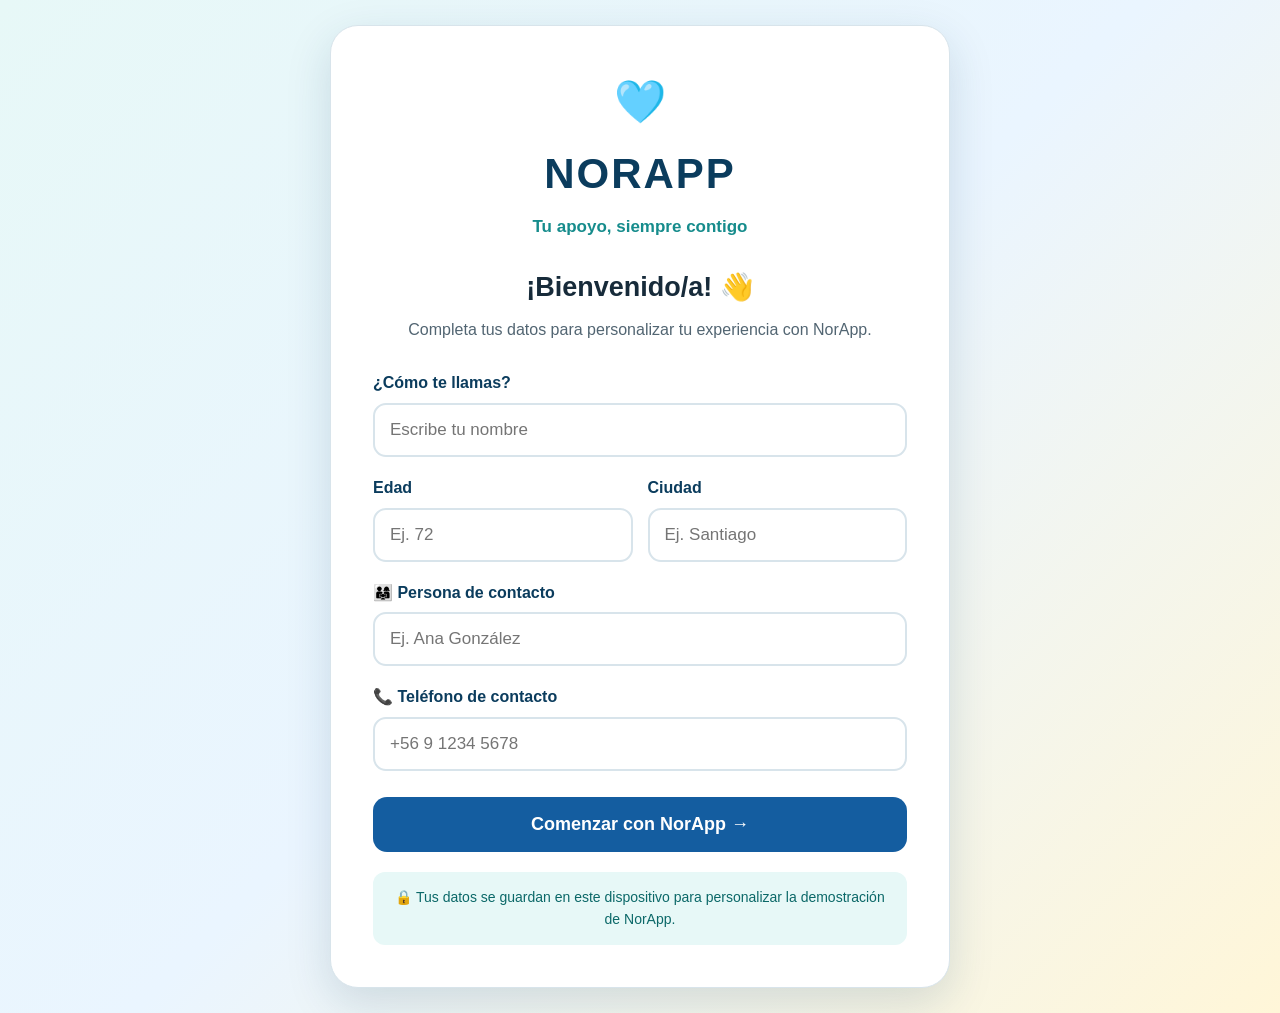
<file: Nor App/paginas/ubicacion.html>
<!DOCTYPE html>
<html lang="es">

<head>
    <meta charset="UTF-8">
    <meta name="viewport" content="width=device-width, initial-scale=1.0">

    <title>NorApp | Ubicación</title>

    <link rel="stylesheet" href="../css/estilo.css">

    <style>

        /* =========================================
           UBICACIÓN
        ========================================= */

        .ubicacion-hero {
            background: linear-gradient(135deg, #EAF5FF, #E8F8F5);
            border-left: 6px solid #145DA0;
            border-radius: 18px;
            padding: 25px;
            margin-bottom: 25px;
        }

        .ubicacion-hero h2 {
            margin: 0 0 10px;
            color: #172B3A;
            font-size: 27px;
        }

        .ubicacion-hero p {
            margin: 0;
            color: #536471;
            font-size: 17px;
            line-height: 1.6;
        }

        .ubicacion-card {
            border-top: 5px solid #145DA0;
        }

        .zona-card {
            border-top: 5px solid #168C8C;
        }

        .actualizacion-card {
            border-top: 5px solid #287D4A;
        }

        .emergencia-card {
            border-top: 5px solid #C62828;
        }

        .numero {
            font-size: 24px;
            font-weight: bold;
            color: #145DA0;
            margin: 8px 0;
        }

        #mapa {
            min-height: 260px;
            background: linear-gradient(135deg, #EAF5FF, #DDF1E7);
            border-radius: 18px;
            border: 2px solid #C8DDEA;
            display: flex;
            flex-direction: column;
            justify-content: center;
            align-items: center;
            text-align: center;
            padding: 25px;
        }

        #mapa .marcador {
            font-size: 55px;
            margin-bottom: 10px;
        }

        #mapa h3 {
            margin: 5px 0;
            color: #172B3A;
        }

        #mapa p {
            color: #536471;
            margin: 5px;
        }

        .aviso-gps {
            background: #FFF8E1;
            border-left: 5px solid #C58A00;
            border-radius: 12px;
            padding: 18px;
            margin-top: 20px;
        }

        .aviso-gps strong {
            color: #8A6200;
        }

        .botones-ubicacion {
            display: flex;
            flex-wrap: wrap;
            gap: 12px;
            margin-top: 15px;
        }

        .botones-ubicacion a {
            text-decoration: none;
        }


        /* =========================================
           CERRAR SESIÓN
        ========================================= */

        .cerrar-sesion {
            margin-top: 15px !important;
            border-top: 1px solid rgba(255, 255, 255, 0.18);
            padding-top: 15px !important;
        }

        .cerrar-sesion:hover {
            background: #C62828 !important;
            color: #FFFFFF !important;
        }


        /* =========================================
           RESPONSIVE
        ========================================= */

        @media (max-width: 700px) {

            .botones-ubicacion {
                flex-direction: column;
            }

            .botones-ubicacion .btn {
                width: 100%;
            }

        }

    </style>

</head>

<body>


    <!-- =========================================
         MENÚ LATERAL
    ========================================= -->

    <aside class="sidebar">

        <div class="logo">

            <h1>
                NorApp
            </h1>

            <p>
                Bienestar y acompañamiento
            </p>

        </div>


        <nav>

            <a href="../index.html">
                🏠 Inicio
            </a>

            <a href="perfil.html">
                👤 Mi perfil
            </a>

            <a href="salud.html">
                ❤️ Mi salud
            </a>

            <a href="caidas.html">
                ⚠️ Detección de caídas
            </a>

            <a href="ubicacion.html" class="activo">
                📍 Ubicación
            </a>

            <a href="recordatorios.html">
                💊 Recordatorios
            </a>

            <a href="alertas.html">
                🚨 Alertas
            </a>

            <a href="asistente.html">
                🤖 Asistente
            </a>

            <a href="familia.html">
                👨‍👩‍👧 Familia
            </a>

            <a href="historial.html">
                📋 Historial
            </a>

            <a href="configuracion.html">
                ⚙️ Configuración
            </a>


            <!-- =================================
                 CERRAR SESIÓN
            ================================== -->

            <a
                href="#"
                onclick="cerrarSesion(); return false;"
                class="cerrar-sesion"
            >
                🚪 Cerrar sesión
            </a>

        </nav>

    </aside>


    <!-- =========================================
         CONTENIDO
    ========================================= -->

    <main class="main">


        <!-- CABECERA -->

        <header class="topbar">

            <div>

                <h2>
                    📍 Ubicación
                </h2>

                <p>
                    Seguimiento de ubicación del adulto mayor
                </p>

            </div>


            <div class="usuario">

                👤

                <span id="nombreUbicacion">
                    Usuario
                </span>

            </div>

        </header>


        <section class="contenido">


            <!-- =================================
                 PRESENTACIÓN
            ================================== -->

            <div class="ubicacion-hero">

                <h2>
                    📍 Ubicación y seguridad
                </h2>

                <p>
                    NorApp permite que una persona autorizada
                    pueda consultar la ubicación registrada
                    del adulto mayor, especialmente durante
                    una situación de emergencia.
                </p>

            </div>


            <!-- =================================
                 RESUMEN
            ================================== -->

            <section class="cards">


                <div class="card ubicacion-card">

                    <h3>
                        📍 Estado
                    </h3>

                    <div class="numero">
                        Activo
                    </div>

                    <p>
                        Ubicación registrada
                    </p>

                </div>


                <div class="card zona-card">

                    <h3>
                        🏠 Zona
                    </h3>

                    <div
                        class="numero"
                        id="ciudadUbicacion"
                    >
                        Santiago
                    </div>

                    <p>
                        Chile
                    </p>

                </div>


                <div class="card actualizacion-card">

                    <h3>
                        🕐 Actualización
                    </h3>

                    <div class="numero">
                        Ahora
                    </div>

                    <p>
                        Prototipo
                    </p>

                </div>


                <div class="card emergencia-card">

                    <h3>
                        🚨 Emergencia
                    </h3>

                    <div
                        class="numero"
                        id="estadoUbicacion"
                    >
                        ✓
                    </div>

                    <p id="textoEstadoUbicacion">
                        Sin emergencia
                    </p>

                </div>

            </section>


            <!-- =================================
                 UBICACIÓN ACTUAL
            ================================== -->

            <section class="panel">

                <h2>
                    📍 Ubicación actual
                </h2>

                <p>
                    La última ubicación registrada
                    corresponde a:
                </p>

                <h3>

                    📍

                    <span id="ubicacionCiudad">
                        Santiago, Chile
                    </span>

                </h3>

                <p>

                    Estado:

                    <strong>
                        Ubicación disponible
                    </strong>

                </p>

            </section>


            <!-- =================================
                 MAPA
            ================================== -->

            <section class="panel">

                <h2>
                    🗺️ Mapa de ubicación
                </h2>

                <div id="mapa">

                    <div class="marcador">
                        📍
                    </div>

                    <h3>

                        <span id="nombreMapa">
                            Usuario
                        </span>

                    </h3>

                    <p>

                        📍

                        <span id="ciudadMapa">
                            Santiago, Chile
                        </span>

                    </p>

                    <p>
                        Ubicación simulada para el prototipo
                    </p>

                </div>

            </section>


            <!-- =================================
                 EMERGENCIA
            ================================== -->

            <section
                class="panel"
                id="ubicacionEmergencia"
                style="display: none;"
            >

                <h2>
                    🚨 Ubicación asociada a emergencia
                </h2>

                <p>
                    NorApp registró una situación
                    de emergencia.
                </p>

                <p id="estadoZona">
                    Ubicación registrada para emergencia
                </p>

                <p>
                    📍 Santiago, Chile
                </p>

                <p>
                    👨‍👩‍👧 Esta información podría ser
                    compartida con el familiar autorizado
                    durante el protocolo de emergencia.
                </p>

                <span
                    id="etiquetaUbicacion"
                    style="
                        display: inline-block;
                        padding: 9px 15px;
                        border-radius: 20px;
                        background: #E8F5E9;
                        color: #2E7D32;
                        font-weight: bold;
                    "
                >
                    ✓ Ubicación disponible
                </span>

            </section>


            <!-- =================================
                 FUNCIONAMIENTO
            ================================== -->

            <section class="panel">

                <h2>
                    🔄 ¿Cómo funcionaría?
                </h2>


                <div class="lista">


                    <div class="item">

                        <strong>
                            1. 📍 Registro
                        </strong>

                        <p>
                            El sistema registra la ubicación
                            del adulto mayor mediante el
                            dispositivo correspondiente.
                        </p>

                    </div>


                    <div class="item">

                        <strong>
                            2. 👨‍👩‍👧 Consulta
                        </strong>

                        <p>
                            La persona autorizada puede
                            consultar la ubicación registrada.
                        </p>

                    </div>


                    <div class="item">

                        <strong>
                            3. 🚨 Emergencia
                        </strong>

                        <p>
                            Si se registra una emergencia,
                            la ubicación puede asociarse
                            al evento.
                        </p>

                    </div>


                    <div class="item">

                        <strong>
                            4. 🛡️ Seguridad
                        </strong>

                        <p>
                            La información puede ayudar
                            a localizar al adulto mayor
                            durante una situación de riesgo.
                        </p>

                    </div>

                </div>

            </section>


            <!-- =================================
                 FUNCIONES RELACIONADAS
            ================================== -->

            <section class="panel">

                <h2>
                    🔗 Funciones relacionadas
                </h2>

                <p>
                    Desde aquí puedes acceder rápidamente
                    a otras funciones de NorApp.
                </p>


                <div class="botones-ubicacion">


                    <a href="alertas.html">

                        <button
                            class="btn"
                            type="button"
                        >
                            🚨 Ver alertas
                        </button>

                    </a>


                    <a href="caidas.html">

                        <button
                            class="btn"
                            type="button"
                        >
                            ⚠️ Detección de caídas
                        </button>

                    </a>


                    <a href="familia.html">

                        <button
                            class="btn"
                            type="button"
                        >
                            👨‍👩‍👧 Familiar
                        </button>

                    </a>


                    <a href="historial.html">

                        <button
                            class="btn"
                            type="button"
                        >
                            📋 Historial
                        </button>

                    </a>

                </div>

            </section>


            <!-- =================================
                 AVISO
            ================================== -->

            <section class="aviso-gps">

                <strong>
                    ℹ️ Importante sobre el prototipo
                </strong>

                <p>
                    En esta versión escolar, la ubicación
                    mostrada es simulada. El GPS real se
                    incorporará posteriormente mediante
                    el dispositivo y la conexión con Arduino.
                </p>

            </section>

        </section>

    </main>


    <!-- =========================================
         JAVASCRIPT PRINCIPAL
    ========================================= -->

    <script src="../js/app.js"></script>


    <!-- =========================================
         JAVASCRIPT DE UBICACIÓN
    ========================================= -->

    <script>

        document.addEventListener(
            "DOMContentLoaded",
            function () {

                const nombre =
                    localStorage.getItem(
                        "norappUsuario"
                    );

                const ciudad =
                    localStorage.getItem(
                        "norappCiudad"
                    );


                const nombreUbicacion =
                    document.getElementById(
                        "nombreUbicacion"
                    );

                const nombreMapa =
                    document.getElementById(
                        "nombreMapa"
                    );

                const ciudadUbicacion =
                    document.getElementById(
                        "ciudadUbicacion"
                    );

                const ciudadMapa =
                    document.getElementById(
                        "ciudadMapa"
                    );

                const ubicacionCiudad =
                    document.getElementById(
                        "ubicacionCiudad"
                    );


                /* =========================
                   NOMBRE
                ========================= */

                if (nombre) {

                    if (nombreUbicacion) {

                        nombreUbicacion.textContent =
                            nombre;

                    }


                    if (nombreMapa) {

                        nombreMapa.textContent =
                            nombre;

                    }

                }


                /* =========================
                   CIUDAD
                ========================= */

                if (ciudad) {

                    if (ciudadUbicacion) {

                        ciudadUbicacion.textContent =
                            ciudad;

                    }


                    if (ciudadMapa) {

                        ciudadMapa.textContent =
                            ciudad + ", Chile";

                    }


                    if (ubicacionCiudad) {

                        ubicacionCiudad.textContent =
                            ciudad + ", Chile";

                    }

                }

            }
        );

    </script>

</body>

</html>
</file>
<file: Nor App/css/estilo.css>
:root {
--azul: #1976D2;
--azul-oscuro: #0B3C5D;
--azul-claro: #E3F2FD;

```
--turquesa: #009688;
--turquesa-oscuro: #00695C;
--turquesa-claro: #E0F2F1;

--verde: #2E8B57;
--verde-oscuro: #1B5E20;
--verde-claro: #E8F5E9;

--amarillo: #F2A900;
--amarillo-oscuro: #8A6200;
--amarillo-claro: #FFF8D6;

--rojo: #E53935;
--rojo-oscuro: #B71C1C;
--rojo-claro: #FFEBEE;

--texto: #172B3A;
--texto-secundario: #526572;
--fondo: #F4F8FB;
--blanco: #FFFFFF;
--borde: #D4E2EA;

--sombra: 0 6px 20px rgba(11, 60, 93, 0.12);
--radio: 18px;
```

}

/* =========================
RESET
========================= */

* {
  box-sizing: border-box;
  margin: 0;
  padding: 0;
  }

html {
scroll-behavior: smooth;
}

body {
font-family: Arial, Helvetica, sans-serif;
background: var(--fondo);
color: var(--texto);
line-height: 1.6;
}

a {
text-decoration: none;
color: inherit;
}

button,
input,
select,
textarea {
font-family: inherit;
}

/* =========================
MENÚ LATERAL
========================= */

.sidebar {
position: fixed;
left: 0;
top: 0;
width: 280px;
height: 100vh;

```
background: linear-gradient(
    180deg,
    #0B3C5D 0%,
    #145DA0 100%
);

color: var(--blanco);
padding: 25px 18px;
overflow-y: auto;
z-index: 1000;

box-shadow: 4px 0 18px rgba(0, 0, 0, 0.15);
```

}

.logo {
text-align: center;
margin-bottom: 25px;
padding-bottom: 20px;
border-bottom: 2px solid rgba(255,255,255,0.2);
}

.logo h1 {
color: white;
font-size: 30px;
margin-bottom: 5px;
}

.logo p {
color: #DDF6FF;
font-size: 13px;
}

.logo span {
color: #67D5D5;
}

.sidebar nav {
display: flex;
flex-direction: column;
gap: 7px;
}

.sidebar a {
display: flex;
align-items: center;
gap: 12px;

```
padding: 14px 15px;

border-radius: 13px;

color: #FFFFFF;

font-size: 16px;
font-weight: 600;

transition: 0.2s ease;
```

}

.sidebar a:hover {
background: rgba(255,255,255,0.18);
transform: translateX(3px);
}

.sidebar a.activo {
background: #FFFFFF;
color: var(--azul-oscuro);
font-weight: bold;
}

/* =========================
CONTENIDO PRINCIPAL
========================= */

.main {
margin-left: 280px;
padding: 35px;
min-height: 100vh;
width: calc(100% - 280px);
}

.contenido {
max-width: 1200px;
margin: 0 auto;
}

header {
margin-bottom: 28px;
}

header h1 {
color: var(--azul-oscuro);
font-size: 32px;
margin-bottom: 5px;
}

header p {
color: var(--texto-secundario);
font-size: 16px;
}

/* =========================
BARRA SUPERIOR
========================= */

.topbar {
display: flex;
justify-content: space-between;
align-items: center;
gap: 20px;

```
margin-bottom: 28px;
```

}

.topbar h2 {
color: var(--azul-oscuro);
font-size: 30px;
margin-bottom: 5px;
}

.topbar p {
color: var(--texto-secundario);
}

.usuario {
background: var(--azul-claro);
color: var(--azul-oscuro);

```
border: 2px solid #90CAF9;

padding: 12px 18px;
border-radius: 14px;

font-weight: bold;
```

}

/* =========================
TARJETAS
========================= */

.cards {
display: grid;
grid-template-columns: repeat(4, 1fr);
gap: 18px;
margin-bottom: 24px;
}

.card {
background: var(--blanco);
border: 2px solid var(--borde);
border-radius: var(--radio);
padding: 22px;
box-shadow: var(--sombra);

```
transition: 0.2s ease;
```

}

.card:hover {
transform: translateY(-3px);
}

.card h3 {
font-size: 17px;
margin-bottom: 8px;
color: var(--texto);
}

.card p {
color: var(--texto-secundario);
}

.card .numero {
font-size: 22px;
font-weight: bold;
color: var(--azul-oscuro);
margin: 5px 0;
}

.card.azul {
background: var(--azul-claro);
border-color: #90CAF9;
}

.card.verde {
background: var(--verde-claro);
border-color: #A5D6A7;
}

.card.amarillo {
background: var(--amarillo-claro);
border-color: #FFE082;
}

.card.rojo {
background: var(--rojo-claro);
border-color: #EF9A9A;
}

.card.turquesa {
background: var(--turquesa-claro);
border-color: #80CBC4;
}

/* =========================
ICONOS
========================= */

.icono {
width: 52px;
height: 52px;

```
border-radius: 15px;

display: flex;
align-items: center;
justify-content: center;

font-size: 26px;

background: var(--azul-claro);

margin-bottom: 14px;
```

}

.icono.azul {
background: #BBDEFB;
}

.icono.verde {
background: #C8E6C9;
}

.icono.amarillo {
background: #FFE082;
}

.icono.rojo {
background: #FFCDD2;
}

.icono.turquesa {
background: #B2DFDB;
}

/* =========================
PANELES
========================= */

.panel {
background: var(--blanco);

```
border: 2px solid var(--borde);

border-radius: var(--radio);

padding: 25px;

margin-bottom: 24px;

box-shadow: var(--sombra);
```

}

.panel h2 {
color: var(--azul-oscuro);
font-size: 23px;
margin-bottom: 8px;
}

.panel h3 {
color: var(--azul-oscuro);
font-size: 21px;
margin-bottom: 10px;
}

.panel > p {
color: var(--texto-secundario);
margin-bottom: 18px;
}

/* =========================
BOTONES
========================= */

.btn {
display: inline-flex;

```
align-items: center;
justify-content: center;

gap: 8px;

border: none;
border-radius: 13px;

padding: 14px 22px;

background: var(--azul);
color: white;

font-size: 16px;
font-weight: bold;

cursor: pointer;

transition: 0.2s ease;
```

}

.btn:hover {
transform: translateY(-2px);
opacity: 0.92;
}

.btn.azul {
background: var(--azul);
}

.btn.verde {
background: var(--verde);
}

.btn.amarillo {
background: var(--amarillo);
color: #3D2B00;
}

.btn.rojo {
background: var(--rojo);
}

.btn.turquesa {
background: var(--turquesa);
}

.botones {
display: flex;
flex-wrap: wrap;
gap: 12px;
margin-top: 18px;
}

/* =========================
MENSAJES
========================= */

.mensaje {
display: none;

```
margin-top: 15px;

padding: 14px 16px;

border-radius: 12px;

background: var(--azul-claro);

border: 2px solid #90CAF9;

color: var(--azul-oscuro);
```

}

.mensaje.verde {
background: var(--verde-claro);
border-color: #A5D6A7;
color: var(--verde-oscuro);
}

.mensaje.amarillo {
background: var(--amarillo-claro);
border-color: #FFE082;
color: var(--amarillo-oscuro);
}

.mensaje.rojo {
background: var(--rojo-claro);
border-color: #EF9A9A;
color: var(--rojo-oscuro);
}

.mensaje.turquesa {
background: var(--turquesa-claro);
border-color: #80CBC4;
color: var(--turquesa-oscuro);
}

/* =========================
ESTADOS
========================= */

.estado {
display: inline-flex;

```
align-items: center;
gap: 7px;

padding: 8px 13px;

border-radius: 20px;

font-size: 14px;
font-weight: bold;

background: var(--azul-claro);
color: var(--azul-oscuro);
```

}

.estado.verde {
background: var(--verde-claro);
color: var(--verde-oscuro);
}

.estado.amarillo {
background: var(--amarillo-claro);
color: var(--amarillo-oscuro);
}

.estado.rojo {
background: var(--rojo-claro);
color: var(--rojo-oscuro);
}

.estado.turquesa {
background: var(--turquesa-claro);
color: var(--turquesa-oscuro);
}

/* =========================
LISTAS
========================= */

.lista {
display: flex;
flex-direction: column;
gap: 12px;
}

.item {
display: flex;

```
align-items: center;
justify-content: space-between;

gap: 15px;

padding: 16px;

background: #F8FBFD;

border: 2px solid var(--borde);

border-radius: 13px;
```

}

.item strong {
color: var(--azul-oscuro);
}

.item p {
color: var(--texto-secundario);
}

/* =========================
MAPA
========================= */

#mapa {
width: 100%;
min-height: 300px;

```
border-radius: 18px;

background:
    linear-gradient(
        135deg,
        #DFF3FF,
        #E8F5E9
    );

border: 3px solid #90CAF9;

display: flex;
align-items: center;
justify-content: center;

color: var(--azul-oscuro);

font-size: 20px;
font-weight: bold;

margin-top: 18px;
```

}

/* =========================
FORMULARIOS
========================= */

.formulario {
display: flex;
flex-direction: column;
gap: 15px;
}

.formulario label {
font-weight: bold;
color: var(--texto);
}

.formulario input,
.formulario select,
.formulario textarea {
width: 100%;

```
padding: 14px 15px;

border: 2px solid var(--borde);

border-radius: 12px;

background: white;

color: var(--texto);

font-size: 16px;

outline: none;
```

}

.formulario input:focus,
.formulario select:focus,
.formulario textarea:focus {
border-color: var(--azul);
box-shadow: 0 0 0 3px rgba(25,118,210,0.12);
}

/* =========================
CHECKBOXES
========================= */

input[type="checkbox"] {
width: 22px;
height: 22px;

```
accent-color: var(--azul);

vertical-align: middle;

margin-right: 8px;
```

}

/* =========================
EMERGENCIA
========================= */

.emergencia {
background: var(--rojo-claro);

```
border: 3px solid #EF9A9A;

border-radius: var(--radio);

padding: 25px;

margin-bottom: 24px;
```

}

.emergencia h2,
.emergencia h3 {
color: var(--rojo-oscuro);
}

/* =========================
PERFIL
========================= */

.perfil {
background: white;

```
border-radius: var(--radio);

padding: 30px;

border: 2px solid var(--borde);

box-shadow: var(--sombra);
```

}

.perfil-header {
display: flex;
align-items: center;
gap: 20px;

```
margin-bottom: 25px;
```

}

.perfil-avatar {
width: 85px;
height: 85px;

```
border-radius: 50%;

background: var(--azul);

color: white;

display: flex;
align-items: center;
justify-content: center;

font-size: 40px;
```

}

.perfil h2 {
color: var(--azul-oscuro);
}

.dato-perfil {
background: var(--azul-claro);

```
border: 2px solid #90CAF9;

border-radius: 13px;

padding: 16px;

margin-bottom: 12px;
```

}

.dato-perfil strong {
display: block;

```
color: var(--azul-oscuro);

margin-bottom: 4px;
```

}

/* =========================
BARRAS
========================= */

.barra {
width: 100%;

```
height: 15px;

background: #E5EDF2;

border-radius: 20px;

overflow: hidden;

margin: 10px 0;
```

}

.barra-progreso {
height: 100%;

```
background: var(--azul);

border-radius: 20px;
```

}

/* =========================
SEPARADOR
========================= */

.separador {
height: 2px;

```
background: var(--borde);

margin: 25px 0;
```

}

/* =========================
AVISOS
========================= */

.aviso {
background: var(--amarillo-claro);

```
border: 2px solid #FFE082;

color: var(--amarillo-oscuro);

padding: 18px;

border-radius: 14px;

margin-bottom: 20px;
```

}

/* =========================
ENLACES DENTRO DE PANELES
========================= */

.panel a {
color: var(--azul);

```
font-weight: bold;
```

}

.panel a:hover {
text-decoration: underline;
}

/* =========================
CERRAR SESIÓN / REGISTRO
========================= */

.menu-secundario {
margin-top: 25px;

```
padding-top: 18px;

border-top: 2px solid rgba(255,255,255,0.2);
```

}

.sidebar .btn-menu {
display: flex;

```
align-items: center;
justify-content: center;

width: 100%;

padding: 13px;

border-radius: 12px;

margin-top: 9px;

font-weight: bold;

color: white;
```

}

.sidebar .btn-registro {
background: var(--turquesa);
}

.sidebar .btn-registro:hover {
background: var(--turquesa-oscuro);
}

.sidebar .btn-cerrar {
background: var(--rojo);
}

.sidebar .btn-cerrar:hover {
background: var(--rojo-oscuro);
}

/* =========================
RESPONSIVE
========================= */

@media (max-width: 1100px) {

```
.cards {
    grid-template-columns: repeat(2, 1fr);
}

.sidebar {
    width: 240px;
}

.main {
    margin-left: 240px;
    width: calc(100% - 240px);
}
```

}

@media (max-width: 700px) {

```
.sidebar {
    position: relative;

    width: 100%;
    height: auto;

    padding: 18px;
}

.sidebar nav {
    display: grid;

    grid-template-columns: repeat(2, 1fr);

    gap: 8px;
}

.main {
    margin-left: 0;

    width: 100%;

    padding: 20px;
}

.cards {
    grid-template-columns: 1fr;
}

.topbar {
    flex-direction: column;

    align-items: flex-start;
}
```

}

@media (max-width: 420px) {

```
.main {
    padding: 15px;
}

.sidebar nav {
    grid-template-columns: 1fr;
}

.panel {
    padding: 18px;
}

.topbar h2 {
    font-size: 25px;
}

.btn {
    width: 100%;
}

.botones {
    flex-direction: column;
}

.botones .btn {
    width: 100%;
}
```

}

@media (max-width: 320px) {

```
.main {
    padding: 10px;
}

.panel {
    padding: 14px;
}

.card {
    padding: 16px;
}
```

}
/* =========================
CORRECCIÓN GENERAL DE TEXTOS
========================= */

/* Todo el contenido principal usa texto oscuro */
.main,
.main p,
.main h1,
.main h2,
.main h3,
.main h4,
.main h5,
.main h6,
.main label,
.main span,
.main strong,
.main li {
color: var(--texto);
}

/* Textos secundarios */
.main .texto-secundario,
.main .subtitulo {
color: var(--texto-secundario);
}

/* Títulos */
.main h1,
.main h2,
.main h3,
.main h4 {
color: var(--azul-oscuro);
}

/* Los botones mantienen letras blancas */
.main .btn {
color: #FFFFFF;
}

/* Excepción: botón amarillo necesita texto oscuro */
.main .btn.amarillo {
color: #3D2B00;
}

/* Los enlaces del contenido */
.main a {
color: var(--azul);
}

/* Los enlaces no deben volverse blancos */
.main a:hover {
color: var(--azul-oscuro);
}

/* Paneles */
.main .panel {
color: var(--texto);
}

.main .panel p {
color: var(--texto-secundario);
}

/* Tarjetas */
.main .card {
color: var(--texto);
}

.main .card h3 {
color: var(--texto);
}

.main .card p {
color: var(--texto-secundario);
}

/* Elementos de listas */
.main .item {
color: var(--texto);
}

.main .item strong {
color: var(--azul-oscuro);
}

.main .item p {
color: var(--texto-secundario);
}

/* Formularios */
.main input,
.main select,
.main textarea {
color: var(--texto);
background: #FFFFFF;
}

/* Etiquetas de formularios */
.main label {
color: var(--texto);
}

/* Usuario de la barra superior */
.main .usuario {
color: var(--azul-oscuro);
}

/* Estados */
.main .estado {
color: var(--azul-oscuro);
}

.main .estado.verde {
color: var(--verde-oscuro);
}

.main .estado.amarillo {
color: var(--amarillo-oscuro);
}

.main .estado.rojo {
color: var(--rojo-oscuro);
}

.main .estado.turquesa {
color: var(--turquesa-oscuro);
}

/* Mensajes */
.main .mensaje {
color: var(--azul-oscuro);
}

.main .mensaje.verde {
color: var(--verde-oscuro);
}

.main .mensaje.amarillo {
color: var(--amarillo-oscuro);
}

.main .mensaje.rojo {
color: var(--rojo-oscuro);
}

.main .mensaje.turquesa {
color: var(--turquesa-oscuro);
}

/* El menú lateral SÍ mantiene texto blanco */
.sidebar,
.sidebar a,
.sidebar .logo h1,
.sidebar .logo p {
color: #FFFFFF;
}
```css
/* =========================================
   CORRECCIÓN: PÁGINAS QUE USAN .contenido
   ========================================= */

/* Cuando el <main> usa directamente la clase contenido */
main.contenido {
    margin-left: 280px;
    padding: 35px;
    min-height: 100vh;
    width: calc(100% - 280px);
    max-width: none;
}

/* Mantener el contenido interno centrado */
main.contenido.perfil-page {
    color: var(--texto);
}

/* =========================================
   RESPONSIVE
   ========================================= */

@media (max-width: 1100px) {

    main.contenido {
        margin-left: 240px;
        width: calc(100% - 240px);
        padding: 30px;
    }

}

@media (max-width: 700px) {

    main.contenido {
        margin-left: 0;
        width: 100%;
        padding: 20px;
    }

}

@media (max-width: 420px) {

    main.contenido {
        padding: 15px;
    }

}

@media (max-width: 320px) {


    main.contenido {
        padding: 10px;
    }

}
```
</file>
